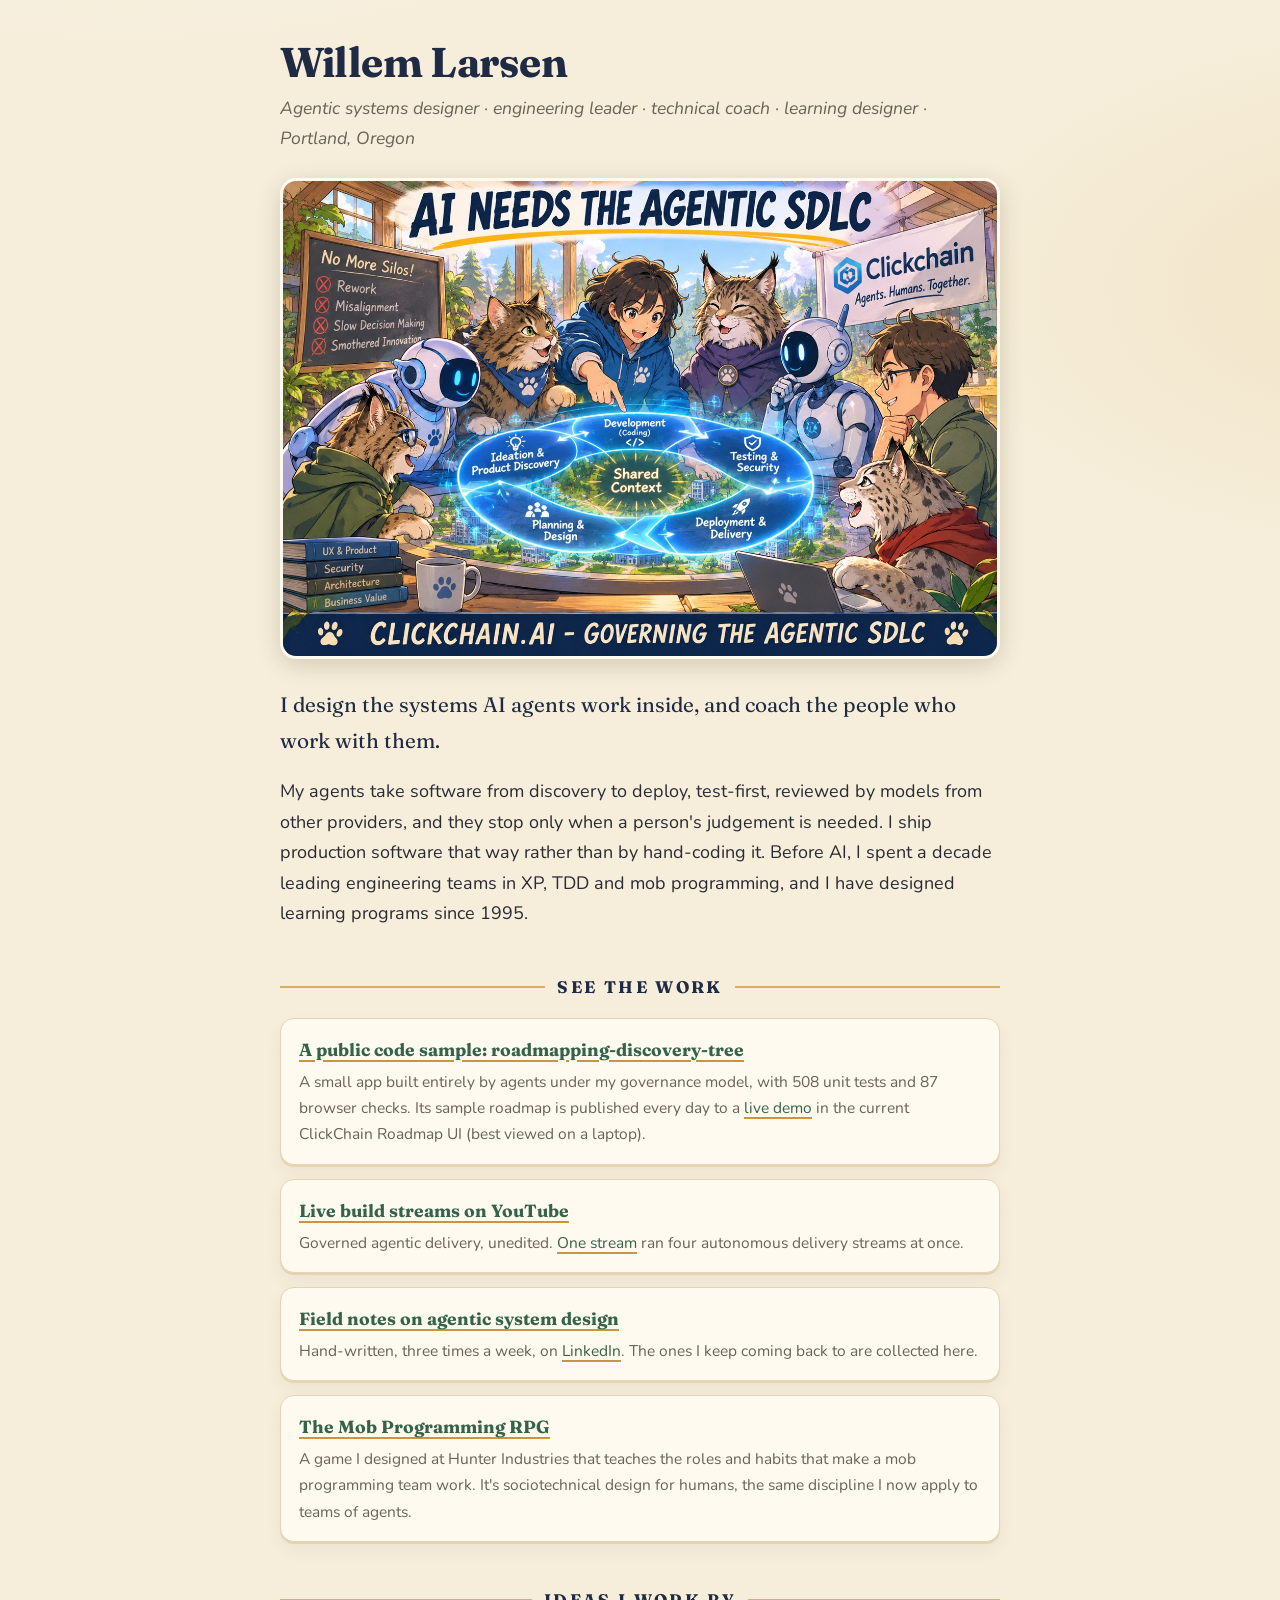
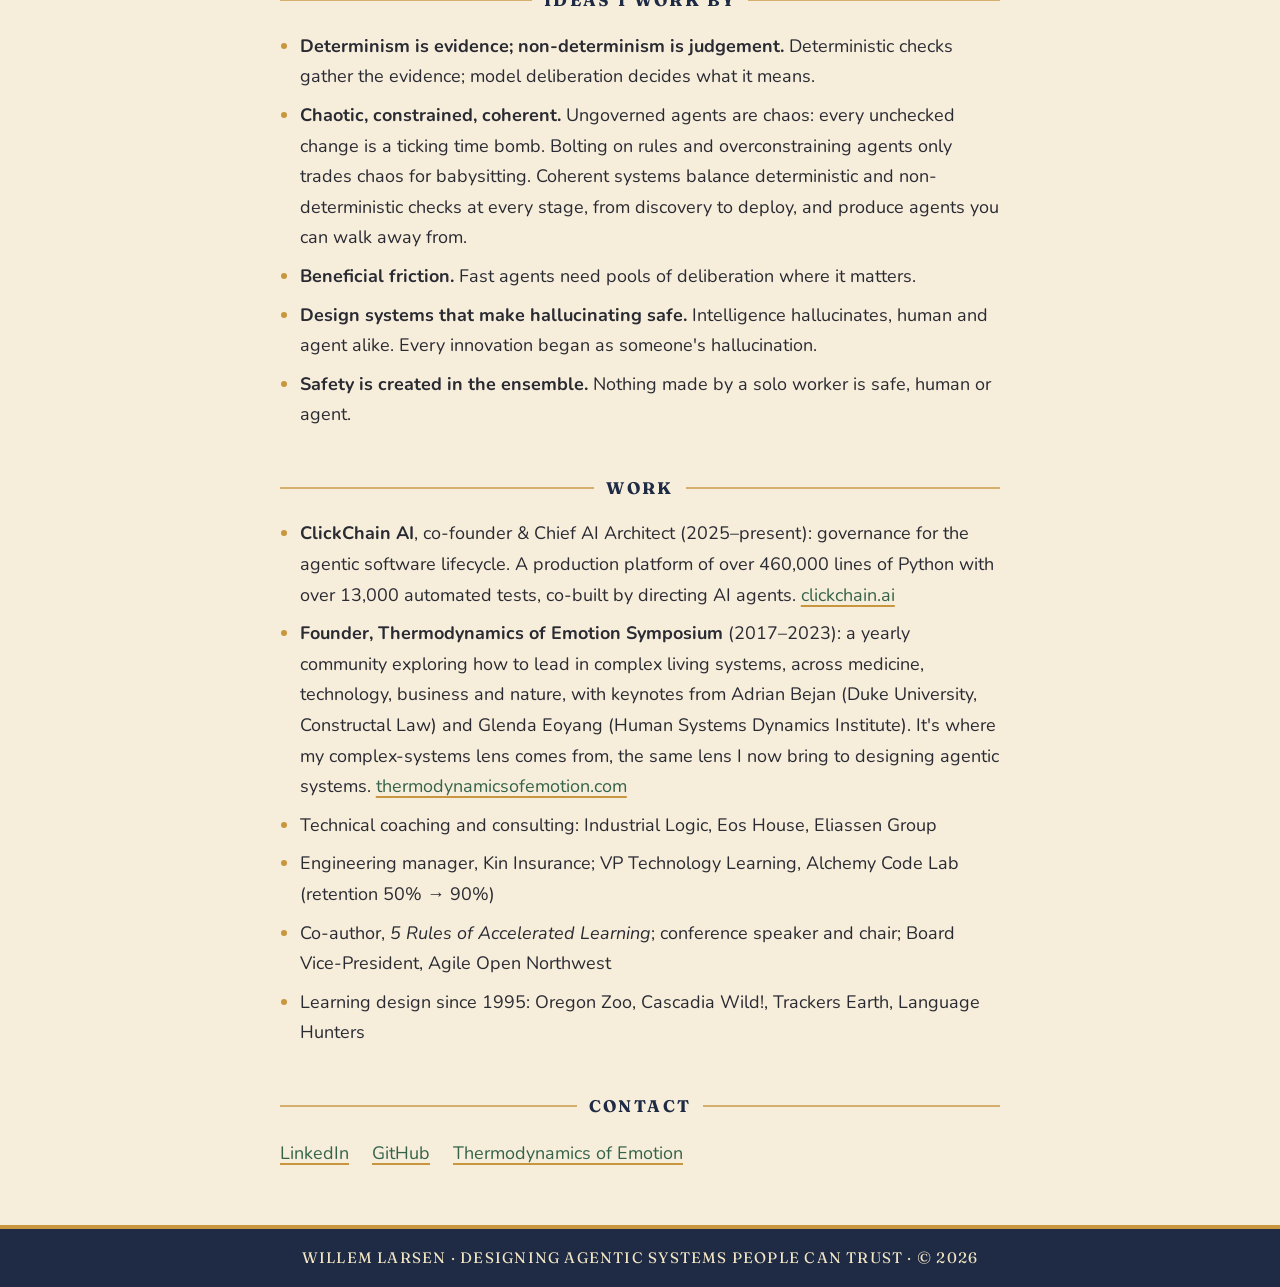
<file: index.html>
<!doctype html>
<html lang="en">
<head>
<meta charset="utf-8">
<meta name="viewport" content="width=device-width, initial-scale=1">
<title>Willem Larsen — Agentic Systems Designer</title>
<meta name="description" content="Willem Larsen designs agentic delivery systems and coaches the teams who adopt them. Live demos, streams, field notes and talks.">
<link rel="preconnect" href="https://fonts.googleapis.com">
<link rel="preconnect" href="https://fonts.gstatic.com" crossorigin>
<link href="https://fonts.googleapis.com/css2?family=Fraunces:opsz,wght@9..144,500;9..144,700&family=Nunito:ital,wght@0,400;0,600;1,400&display=swap" rel="stylesheet">
<link rel="stylesheet" href="style.css">
</head>
<body>
<main>
  <h1>Willem Larsen</h1>
  <p class="role">Agentic systems designer · engineering leader · technical coach · learning designer · Portland, Oregon</p>

  <img class="hero" src="notes/img/agentic-sdlc.jpg" alt="Storybook illustration of people, robots and cats around one table sharing context through the whole delivery loop." width="1400" height="933">
  <p class="lede">I design the systems AI agents work inside, and coach the people who work with them.</p>
  <p>My agents take software from discovery to deploy, test-first, reviewed by models from other
  providers, and they stop only when a person's judgement is needed. I ship production software that
  way rather than by hand-coding it. Before AI, I spent a decade leading engineering teams in XP, TDD
  and mob programming, and I have designed learning programs since 1995.</p>

  <h2>See the work</h2>
  <ul class="cards">
    <li><strong><a href="https://github.com/willemlarsen/roadmapping-discovery-tree">A public code sample: roadmapping-discovery-tree</a></strong>
      <span>A small app built entirely by agents under my governance model, with 508 unit tests and 87 browser checks. Its sample roadmap is published every day to a <a href="https://clickchain.ai/share/5hXr_CUIuDq8DjYQFQJf1Z4radCu_n49r5jwnyHWX0A">live demo</a> in the current ClickChain Roadmap UI (best viewed on a laptop).</span></li>
    <li><strong><a href="https://www.youtube.com/@clickchain-us">Live build streams on YouTube</a></strong>
      <span>Governed agentic delivery, unedited. <a href="https://youtube.com/live/9qAgYADnxU0">One stream</a> ran four autonomous delivery streams at once.</span></li>
    <li><strong><a href="notes/">Field notes on agentic system design</a></strong>
      <span>Hand-written, three times a week, on <a href="https://www.linkedin.com/in/willem-larsen-8a005514/recent-activity/all/">LinkedIn</a>. The ones I keep coming back to are collected here.</span></li>
    <li><strong><a href="https://github.com/willemlarsen/mobprogrammingrpg">The Mob Programming RPG</a></strong>
      <span>A game I designed at Hunter Industries that teaches the roles and habits that make a mob programming team work. It's sociotechnical design for humans, the same discipline I now apply to teams of agents.</span></li>
  </ul>

  <h2>Ideas I work by</h2>
  <ul class="plain">
    <li><strong>Determinism is evidence; non-determinism is judgement.</strong> Deterministic checks gather the evidence; model deliberation decides what it means.</li>
    <li><strong>Chaotic, constrained, coherent.</strong> Ungoverned agents are chaos: every unchecked change is a ticking time bomb. Bolting on rules and overconstraining agents only trades chaos for babysitting. Coherent systems balance deterministic and non-deterministic checks at every stage, from discovery to deploy, and produce agents you can walk away from.</li>
    <li><strong>Beneficial friction.</strong> Fast agents need pools of deliberation where it matters.</li>
    <li><strong>Design systems that make hallucinating safe.</strong> Intelligence hallucinates, human and agent alike. Every innovation began as someone's hallucination.</li>
    <li><strong>Safety is created in the ensemble.</strong> Nothing made by a solo worker is safe, human or agent.</li>
  </ul>

  <h2>Work</h2>
  <ul class="plain">
    <li><strong>ClickChain AI</strong>, co-founder &amp; Chief AI Architect (2025–present): governance for the agentic software lifecycle. A production platform of over 460,000 lines of Python with over 13,000 automated tests, co-built by directing AI agents. <a href="https://clickchain.ai">clickchain.ai</a></li>
    <li><strong>Founder, Thermodynamics of Emotion Symposium</strong> (2017–2023): a yearly community exploring how to lead in complex living systems, across medicine, technology, business and nature, with keynotes from Adrian Bejan (Duke University, Constructal Law) and Glenda Eoyang (Human Systems Dynamics Institute). It's where my complex-systems lens comes from, the same lens I now bring to designing agentic systems. <a href="https://thermodynamicsofemotion.com">thermodynamicsofemotion.com</a></li>
    <li>Technical coaching and consulting: Industrial Logic, Eos House, Eliassen Group</li>
    <li>Engineering manager, Kin Insurance; VP Technology Learning, Alchemy Code Lab (retention 50% → 90%)</li>
    <li>Co-author, <em>5 Rules of Accelerated Learning</em>; conference speaker and chair; Board Vice-President, Agile Open Northwest</li>
    <li>Learning design since 1995: Oregon Zoo, Cascadia Wild!, Trackers Earth, Language Hunters</li>
  </ul>

  <h2>Contact</h2>
  <p class="contact">
    <a href="https://www.linkedin.com/in/willem-larsen-8a005514/">LinkedIn</a>
    <a href="https://github.com/willemlarsen">GitHub</a>
    <a href="https://thermodynamicsofemotion.com">Thermodynamics of Emotion</a>
  </p>

</main>
<footer class="banner">Willem Larsen · Designing agentic systems people can trust · © 2026</footer>
</body>
</html>
</file>
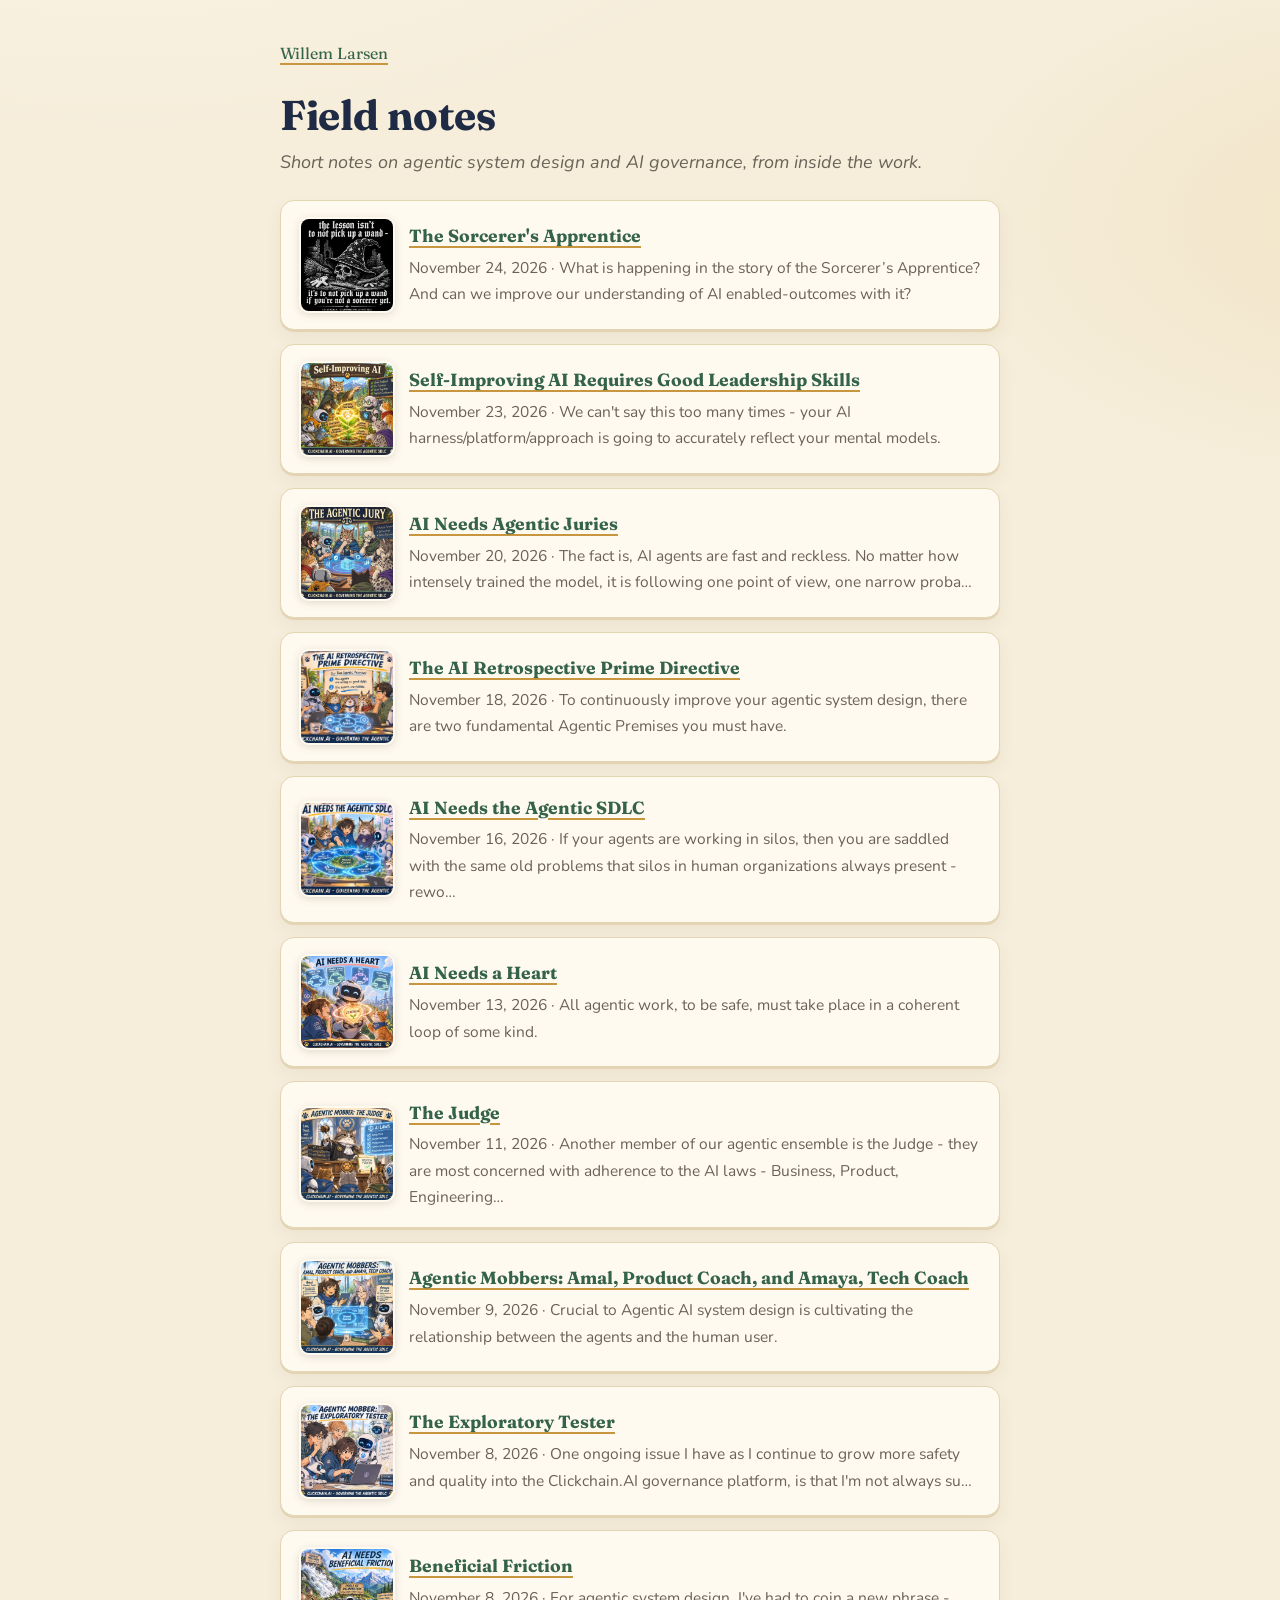
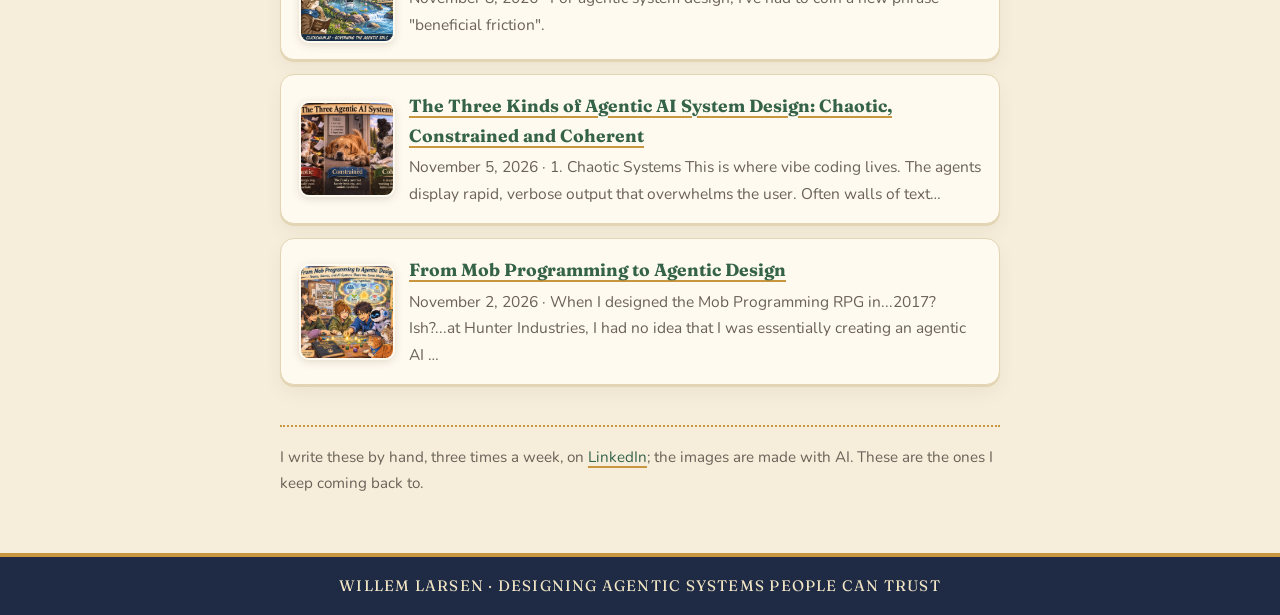
<file: notes/index.html>
<!doctype html>
<html lang="en">
<head>
<meta charset="utf-8">
<meta name="viewport" content="width=device-width, initial-scale=1">
<title>Field notes · Willem Larsen</title>
<meta name="description" content="Willem Larsen&#x27;s field notes on agentic system design and AI governance.">
<link rel="preconnect" href="https://fonts.googleapis.com">
<link rel="preconnect" href="https://fonts.gstatic.com" crossorigin>
<link href="https://fonts.googleapis.com/css2?family=Fraunces:opsz,wght@9..144,500;9..144,700&family=Nunito:ital,wght@0,400;0,600;1,400&display=swap" rel="stylesheet">
<link rel="stylesheet" href="../style.css">
</head>
<body>
<main class="list">
  <nav><a href="../">Willem Larsen</a></nav>
  <h1>Field notes</h1>
  <p class="date">Short notes on agentic system design and AI governance, from inside the work.</p>
  <ul class="notes">
    <li><img src="img/sorcerers-apprentice.jpg" alt="" loading="lazy"><div><a href="sorcerers-apprentice.html"><strong>The Sorcerer&#x27;s Apprentice</strong></a><span>November 24, 2026 · What is happening in the story of the Sorcerer’s Apprentice? And can we improve our understanding of AI enabled-outcomes with it?</span></div></li>
    <li><img src="img/self-improving-ai.jpg" alt="" loading="lazy"><div><a href="self-improving-ai.html"><strong>Self-Improving AI Requires Good Leadership Skills</strong></a><span>November 23, 2026 · We can&#x27;t say this too many times - your AI harness/platform/approach is going to accurately reflect your mental models.</span></div></li>
    <li><img src="img/agentic-juries.jpg" alt="" loading="lazy"><div><a href="agentic-juries.html"><strong>AI Needs Agentic Juries</strong></a><span>November 20, 2026 · The fact is, AI agents are fast and reckless. No matter how intensely trained the model, it is following one point of view, one narrow proba…</span></div></li>
    <li><img src="img/retrospective-prime-directive.jpg" alt="" loading="lazy"><div><a href="retrospective-prime-directive.html"><strong>The AI Retrospective Prime Directive</strong></a><span>November 18, 2026 · To continuously improve your agentic system design, there are two fundamental Agentic Premises you must have.</span></div></li>
    <li><img src="img/agentic-sdlc.jpg" alt="" loading="lazy"><div><a href="agentic-sdlc.html"><strong>AI Needs the Agentic SDLC</strong></a><span>November 16, 2026 · If your agents are working in silos, then you are saddled with the same old problems that silos in human organizations always present - rewo…</span></div></li>
    <li><img src="img/heartbeat.jpg" alt="" loading="lazy"><div><a href="heartbeat.html"><strong>AI Needs a Heart</strong></a><span>November 13, 2026 · All agentic work, to be safe, must take place in a coherent loop of some kind.</span></div></li>
    <li><img src="img/the-judge.jpg" alt="" loading="lazy"><div><a href="the-judge.html"><strong>The Judge</strong></a><span>November 11, 2026 · Another member of our agentic ensemble is the Judge - they are most concerned with adherence to the AI laws - Business, Product, Engineering…</span></div></li>
    <li><img src="img/amal-and-amaya.jpg" alt="" loading="lazy"><div><a href="amal-and-amaya.html"><strong>Agentic Mobbers: Amal, Product Coach, and Amaya, Tech Coach</strong></a><span>November 9, 2026 · Crucial to Agentic AI system design is cultivating the relationship between the agents and the human user.</span></div></li>
    <li><img src="img/exploratory-tester.jpg" alt="" loading="lazy"><div><a href="exploratory-tester.html"><strong>The Exploratory Tester</strong></a><span>November 8, 2026 · One ongoing issue I have as I continue to grow more safety and quality into the Clickchain.AI governance platform, is that I&#x27;m not always su…</span></div></li>
    <li><img src="img/beneficial-friction.jpg" alt="" loading="lazy"><div><a href="beneficial-friction.html"><strong>Beneficial Friction</strong></a><span>November 8, 2026 · For agentic system design, I&#x27;ve had to coin a new phrase - &quot;beneficial friction&quot;.</span></div></li>
    <li><img src="img/chaotic-constrained-coherent.jpg" alt="" loading="lazy"><div><a href="chaotic-constrained-coherent.html"><strong>The Three Kinds of Agentic AI System Design: Chaotic, Constrained and Coherent</strong></a><span>November 5, 2026 · 1. Chaotic Systems
  This is where vibe coding lives. The agents display rapid, verbose output that overwhelms the user. Often walls of text…</span></div></li>
    <li><img src="img/mob-programming-rpg.jpg" alt="" loading="lazy"><div><a href="mob-programming-rpg.html"><strong>From Mob Programming to Agentic Design</strong></a><span>November 2, 2026 · When I designed the Mob Programming RPG in...2017? Ish?...at Hunter Industries, I had no idea that I was essentially creating an agentic AI …</span></div></li>
  </ul>
  <p class="about">I write these by hand, three times a week, on <a href="https://www.linkedin.com/in/willem-larsen-8a005514/recent-activity/all/">LinkedIn</a>; the images are made with AI. These are the ones I keep coming back to.</p>
</main>
<footer class="banner">Willem Larsen · Designing agentic systems people can trust</footer>
</body>
</html>
</file>
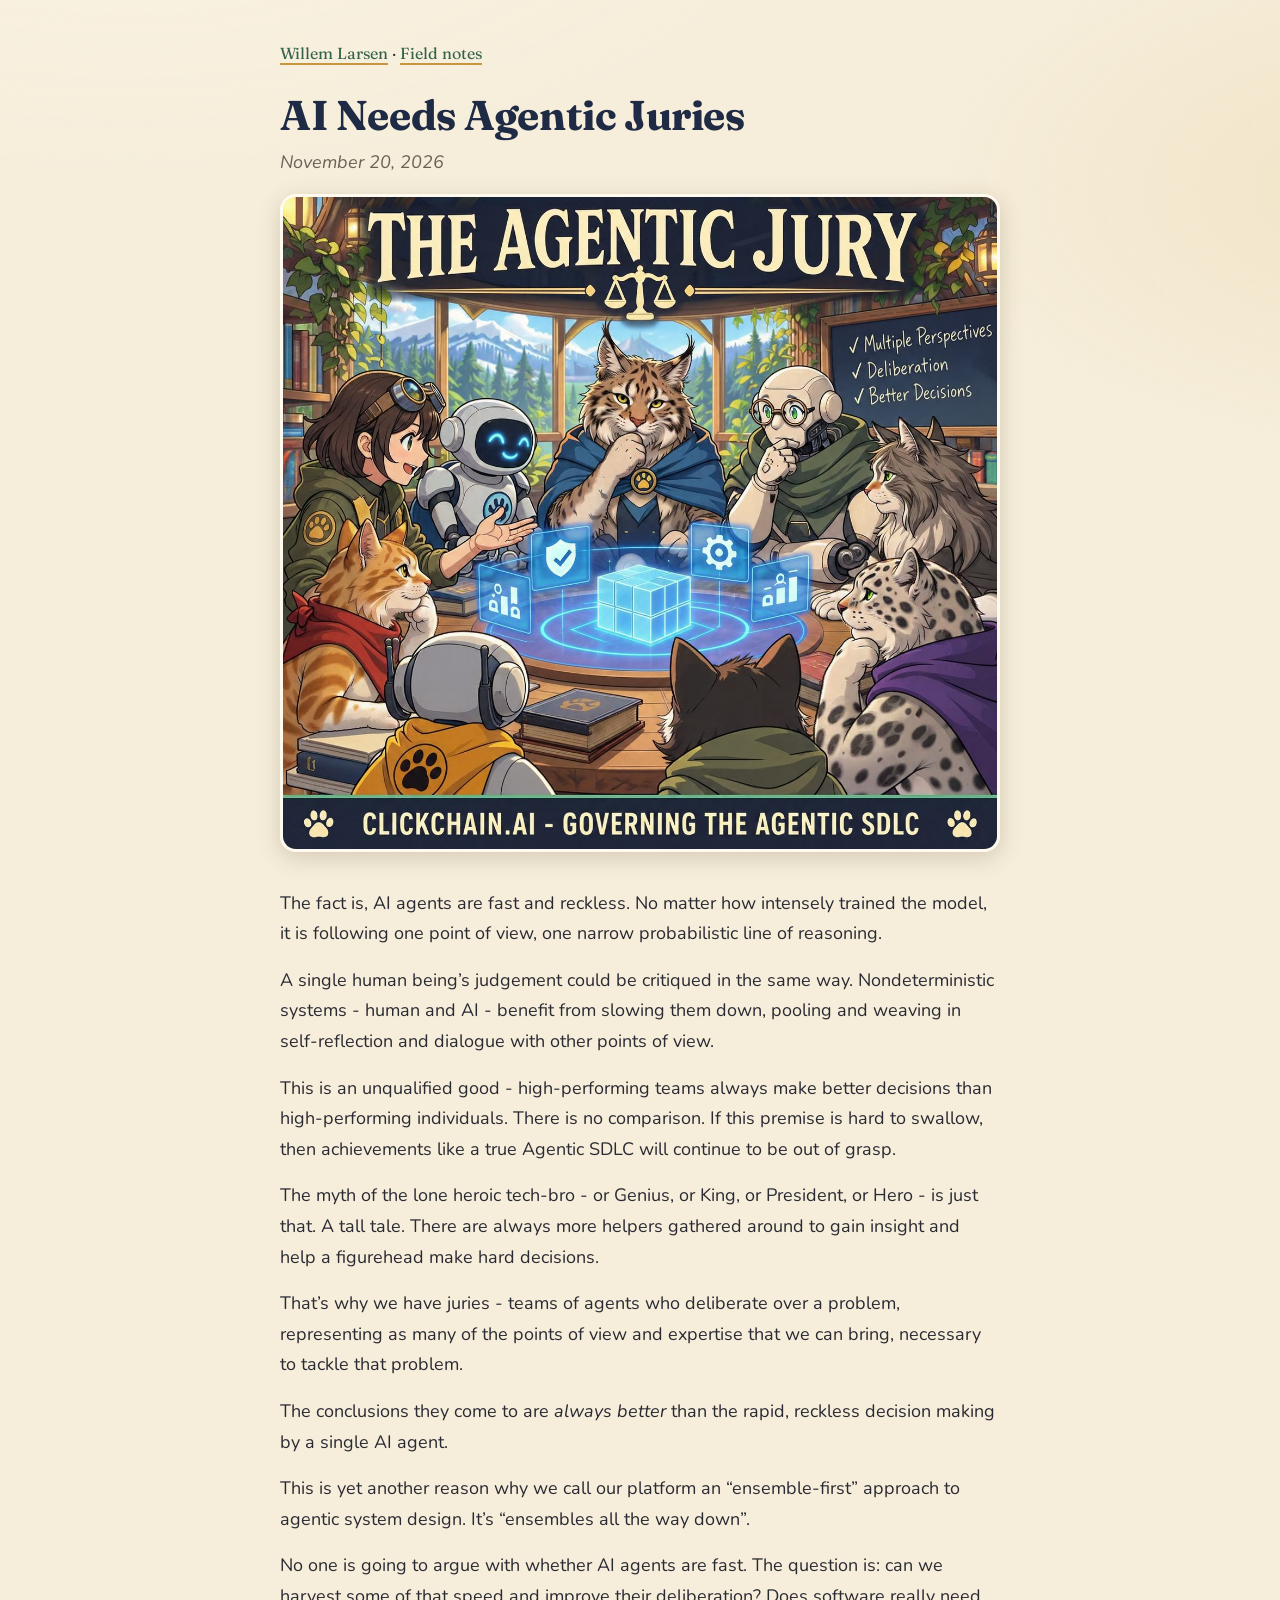
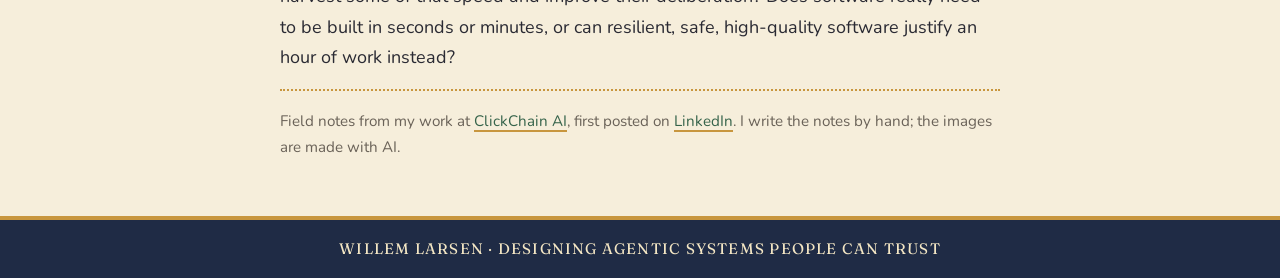
<file: notes/agentic-juries.html>
<!doctype html>
<html lang="en">
<head>
<meta charset="utf-8">
<meta name="viewport" content="width=device-width, initial-scale=1">
<title>AI Needs Agentic Juries · Willem Larsen</title>
<meta name="description" content="The fact is, AI agents are fast and reckless. No matter how intensely trained the model, it is following one point of view, one narrow probabilistic line o">
<link rel="preconnect" href="https://fonts.googleapis.com">
<link rel="preconnect" href="https://fonts.gstatic.com" crossorigin>
<link href="https://fonts.googleapis.com/css2?family=Fraunces:opsz,wght@9..144,500;9..144,700&family=Nunito:ital,wght@0,400;0,600;1,400&display=swap" rel="stylesheet">
<link rel="stylesheet" href="../style.css">
</head>
<body>
<main class="note">
  <nav><a href="../">Willem Larsen</a> · <a href="./">Field notes</a></nav>
  <h1>AI Needs Agentic Juries</h1>
  <p class="date">November 20, 2026</p>
  <img class="art" src="img/agentic-juries.jpg" alt="Cartoon of a jury of cats, robots and people deliberating around a glowing table, under the title The Agentic Jury." width="1312" height="1199">
  <p>The fact is, AI agents are fast and reckless. No matter how intensely trained the model, it is following one point of view, one narrow probabilistic line of reasoning.</p>
  <p>A single human being’s judgement could be critiqued in the same way. Nondeterministic systems - human and AI - benefit from slowing them down, pooling and weaving in self-reflection and dialogue with other points of view.</p>
  <p>This is an unqualified good - high-performing teams always make better decisions than high-performing individuals. There is no comparison. If this premise is hard to swallow, then achievements like a true Agentic SDLC will continue to be out of grasp.</p>
  <p>The myth of the lone heroic tech-bro - or Genius, or King, or President, or Hero - is just that. A tall tale. There are always more helpers gathered around to gain insight and help a figurehead make hard decisions.</p>
  <p>That’s why we have juries - teams of agents who deliberate over a problem, representing as many of the points of view and expertise that we can bring, necessary to tackle that problem.</p>
  <p>The conclusions they come to are <em>always better</em> than the rapid, reckless decision making by a single AI agent.</p>
  <p>This is yet another reason why we call our platform an “ensemble-first” approach to agentic system design. It’s “ensembles all the way down”.</p>
  <p>No one is going to argue with whether AI agents are fast. The question is: can we harvest some of that speed and improve their deliberation? Does software really need to be built in seconds or minutes, or can resilient, safe, high-quality software justify an hour of work instead?</p>
  <p class="about">Field notes from my work at <a href="https://clickchain.ai">ClickChain AI</a>, first posted on <a href="https://www.linkedin.com/feed/update/urn:li:activity:7529590075983245312/">LinkedIn</a>. I write the notes by hand; the images are made with AI.</p>
</main>
<footer class="banner">Willem Larsen · Designing agentic systems people can trust</footer>
</body>
</html>
</file>
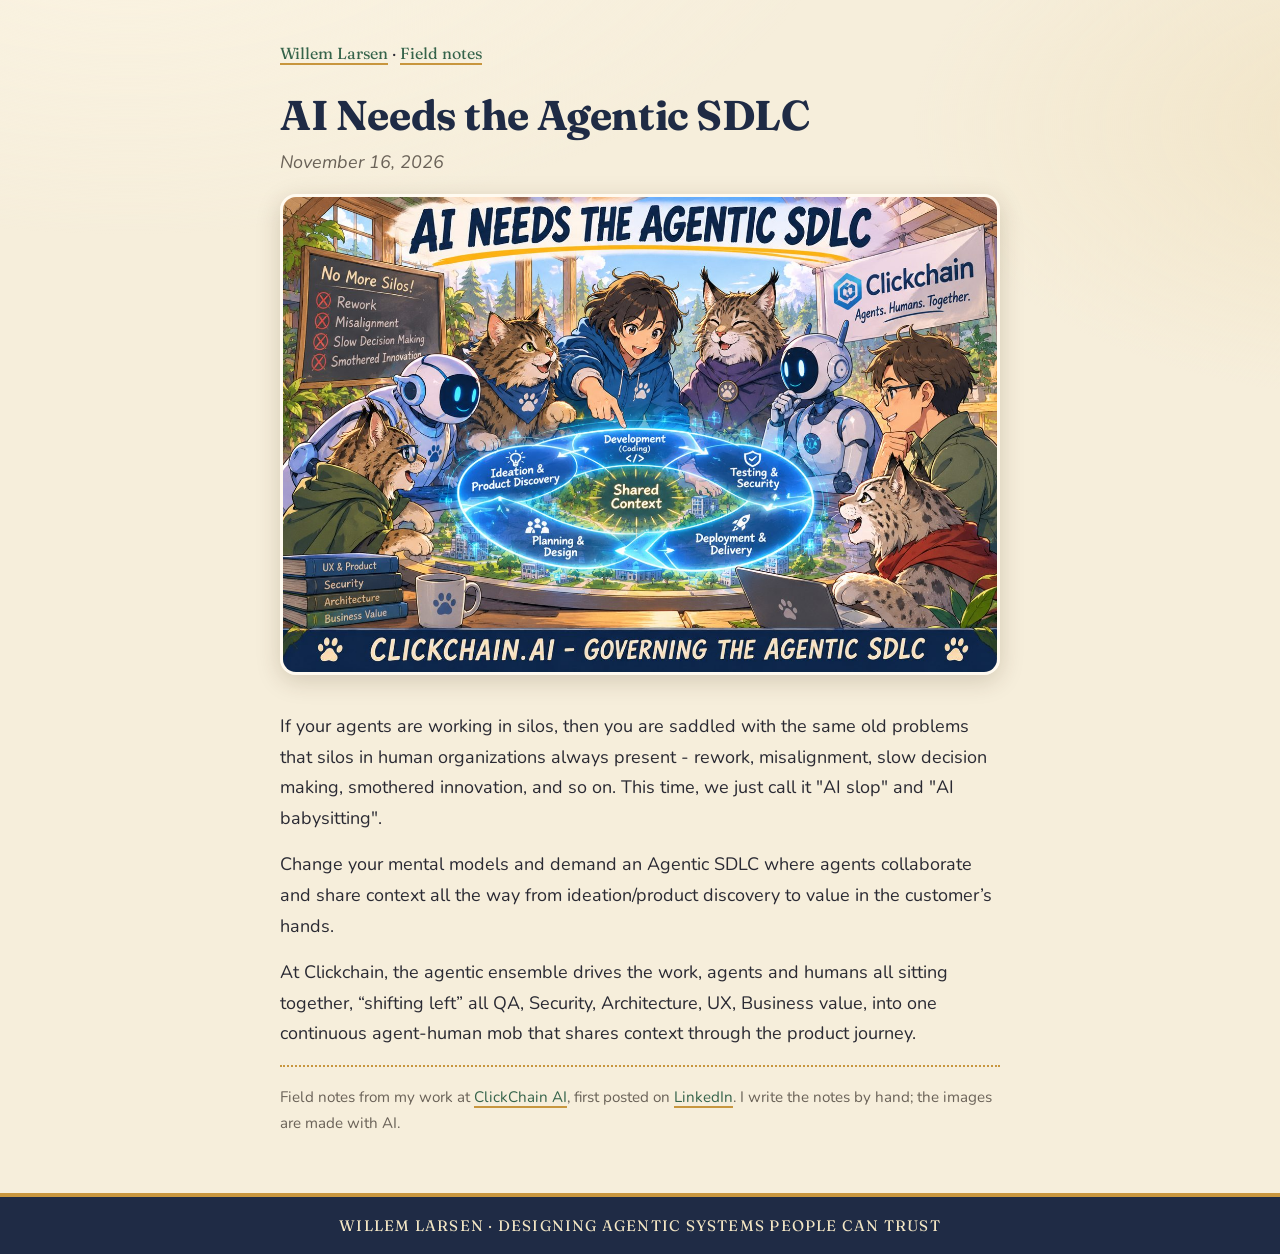
<file: notes/agentic-sdlc.html>
<!doctype html>
<html lang="en">
<head>
<meta charset="utf-8">
<meta name="viewport" content="width=device-width, initial-scale=1">
<title>AI Needs the Agentic SDLC · Willem Larsen</title>
<meta name="description" content="If your agents are working in silos, then you are saddled with the same old problems that silos in human organizations always present - rework, misalignmen">
<link rel="preconnect" href="https://fonts.googleapis.com">
<link rel="preconnect" href="https://fonts.gstatic.com" crossorigin>
<link href="https://fonts.googleapis.com/css2?family=Fraunces:opsz,wght@9..144,500;9..144,700&family=Nunito:ital,wght@0,400;0,600;1,400&display=swap" rel="stylesheet">
<link rel="stylesheet" href="../style.css">
</head>
<body>
<main class="note">
  <nav><a href="../">Willem Larsen</a> · <a href="./">Field notes</a></nav>
  <h1>AI Needs the Agentic SDLC</h1>
  <p class="date">November 16, 2026</p>
  <img class="art" src="img/agentic-sdlc.jpg" alt="Cartoon of agents and people around a table sharing one context, with a loop from discovery through design, testing and deployment, and a sign reading No More Silos." width="1400" height="933">
  <p>If your agents are working in silos, then you are saddled with the same old problems that silos in human organizations always present - rework, misalignment, slow decision making, smothered innovation, and so on. This time, we just call it "AI slop" and "AI babysitting".</p>
  <p>Change your mental models and demand an Agentic SDLC where agents collaborate and share context all the way from ideation/product discovery to value in the customer’s hands.</p>
  <p>At Clickchain, the agentic ensemble drives the work, agents and humans all sitting together, “shifting left” all QA, Security, Architecture, UX, Business value, into one continuous agent-human mob that shares context through the product journey.</p>
  <p class="about">Field notes from my work at <a href="https://clickchain.ai">ClickChain AI</a>, first posted on <a href="https://www.linkedin.com/feed/update/urn:li:activity:7528170429052506112/">LinkedIn</a>. I write the notes by hand; the images are made with AI.</p>
</main>
<footer class="banner">Willem Larsen · Designing agentic systems people can trust</footer>
</body>
</html>
</file>
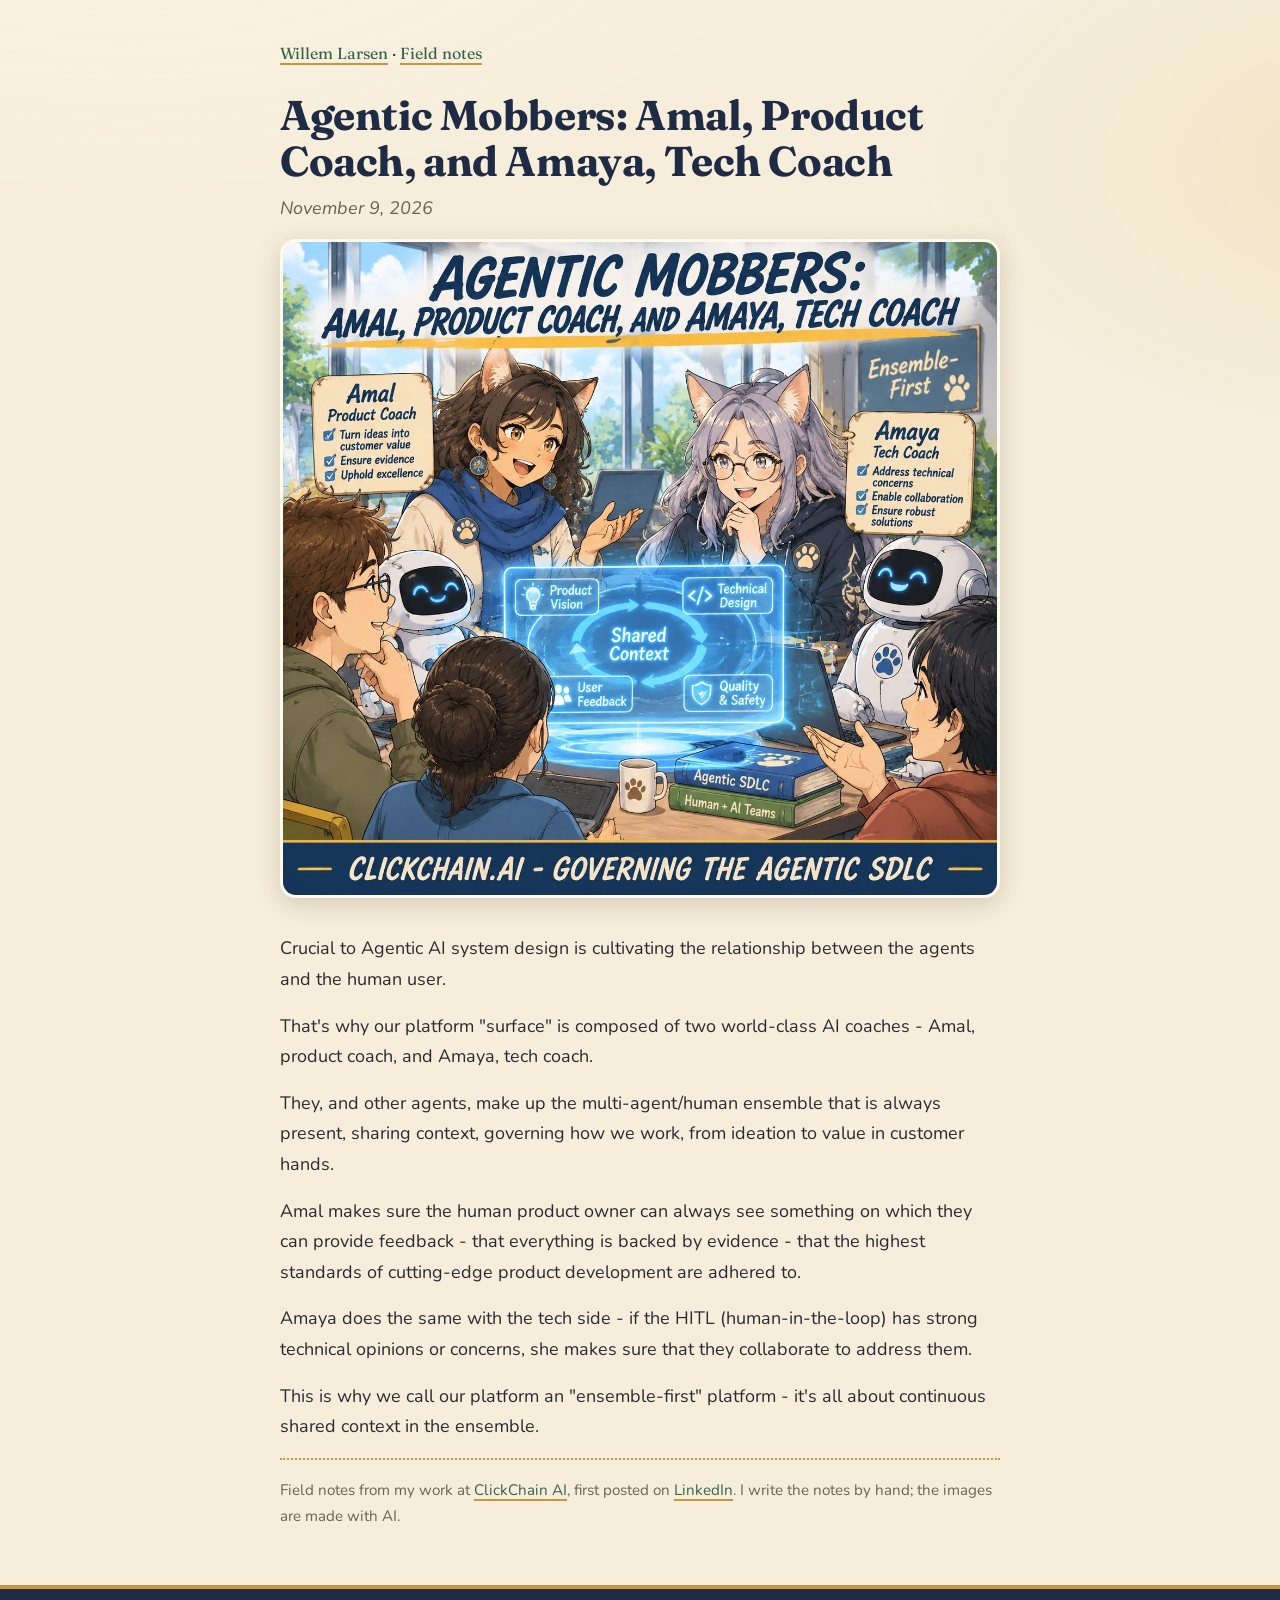
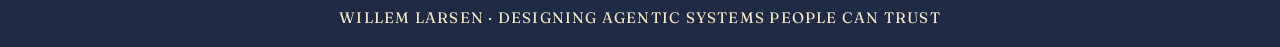
<file: notes/amal-and-amaya.html>
<!doctype html>
<html lang="en">
<head>
<meta charset="utf-8">
<meta name="viewport" content="width=device-width, initial-scale=1">
<title>Agentic Mobbers: Amal, Product Coach, and Amaya, Tech Coach · Willem Larsen</title>
<meta name="description" content="Crucial to Agentic AI system design is cultivating the relationship between the agents and the human user.">
<link rel="preconnect" href="https://fonts.googleapis.com">
<link rel="preconnect" href="https://fonts.gstatic.com" crossorigin>
<link href="https://fonts.googleapis.com/css2?family=Fraunces:opsz,wght@9..144,500;9..144,700&family=Nunito:ital,wght@0,400;0,600;1,400&display=swap" rel="stylesheet">
<link rel="stylesheet" href="../style.css">
</head>
<body>
<main class="note">
  <nav><a href="../">Willem Larsen</a> · <a href="./">Field notes</a></nav>
  <h1>Agentic Mobbers: Amal, Product Coach, and Amaya, Tech Coach</h1>
  <p class="date">November 9, 2026</p>
  <img class="art" src="img/amal-and-amaya.jpg" alt="Cartoon of two coaches, Amal and Amaya, working with people and robots around a shared context display." width="1312" height="1199">
  <p>Crucial to Agentic AI system design is cultivating the relationship between the agents and the human user.</p>
  <p>That's why our platform "surface" is composed of two world-class AI coaches - Amal, product coach, and Amaya, tech coach.</p>
  <p>They, and other agents, make up the multi-agent/human ensemble that is always present, sharing context, governing how we work, from ideation to value in customer hands.</p>
  <p>Amal makes sure the human product owner can always see something on which they can provide feedback - that everything is backed by evidence - that the highest standards of cutting-edge product development are adhered to.</p>
  <p>Amaya does the same with the tech side - if the HITL (human-in-the-loop) has strong technical opinions or concerns, she makes sure that they collaborate to address them.</p>
  <p>This is why we call our platform an "ensemble-first" platform - it's all about continuous shared context in the ensemble.</p>
  <p class="about">Field notes from my work at <a href="https://clickchain.ai">ClickChain AI</a>, first posted on <a href="https://www.linkedin.com/feed/update/urn:li:activity:7525652292209987584/">LinkedIn</a>. I write the notes by hand; the images are made with AI.</p>
</main>
<footer class="banner">Willem Larsen · Designing agentic systems people can trust</footer>
</body>
</html>
</file>
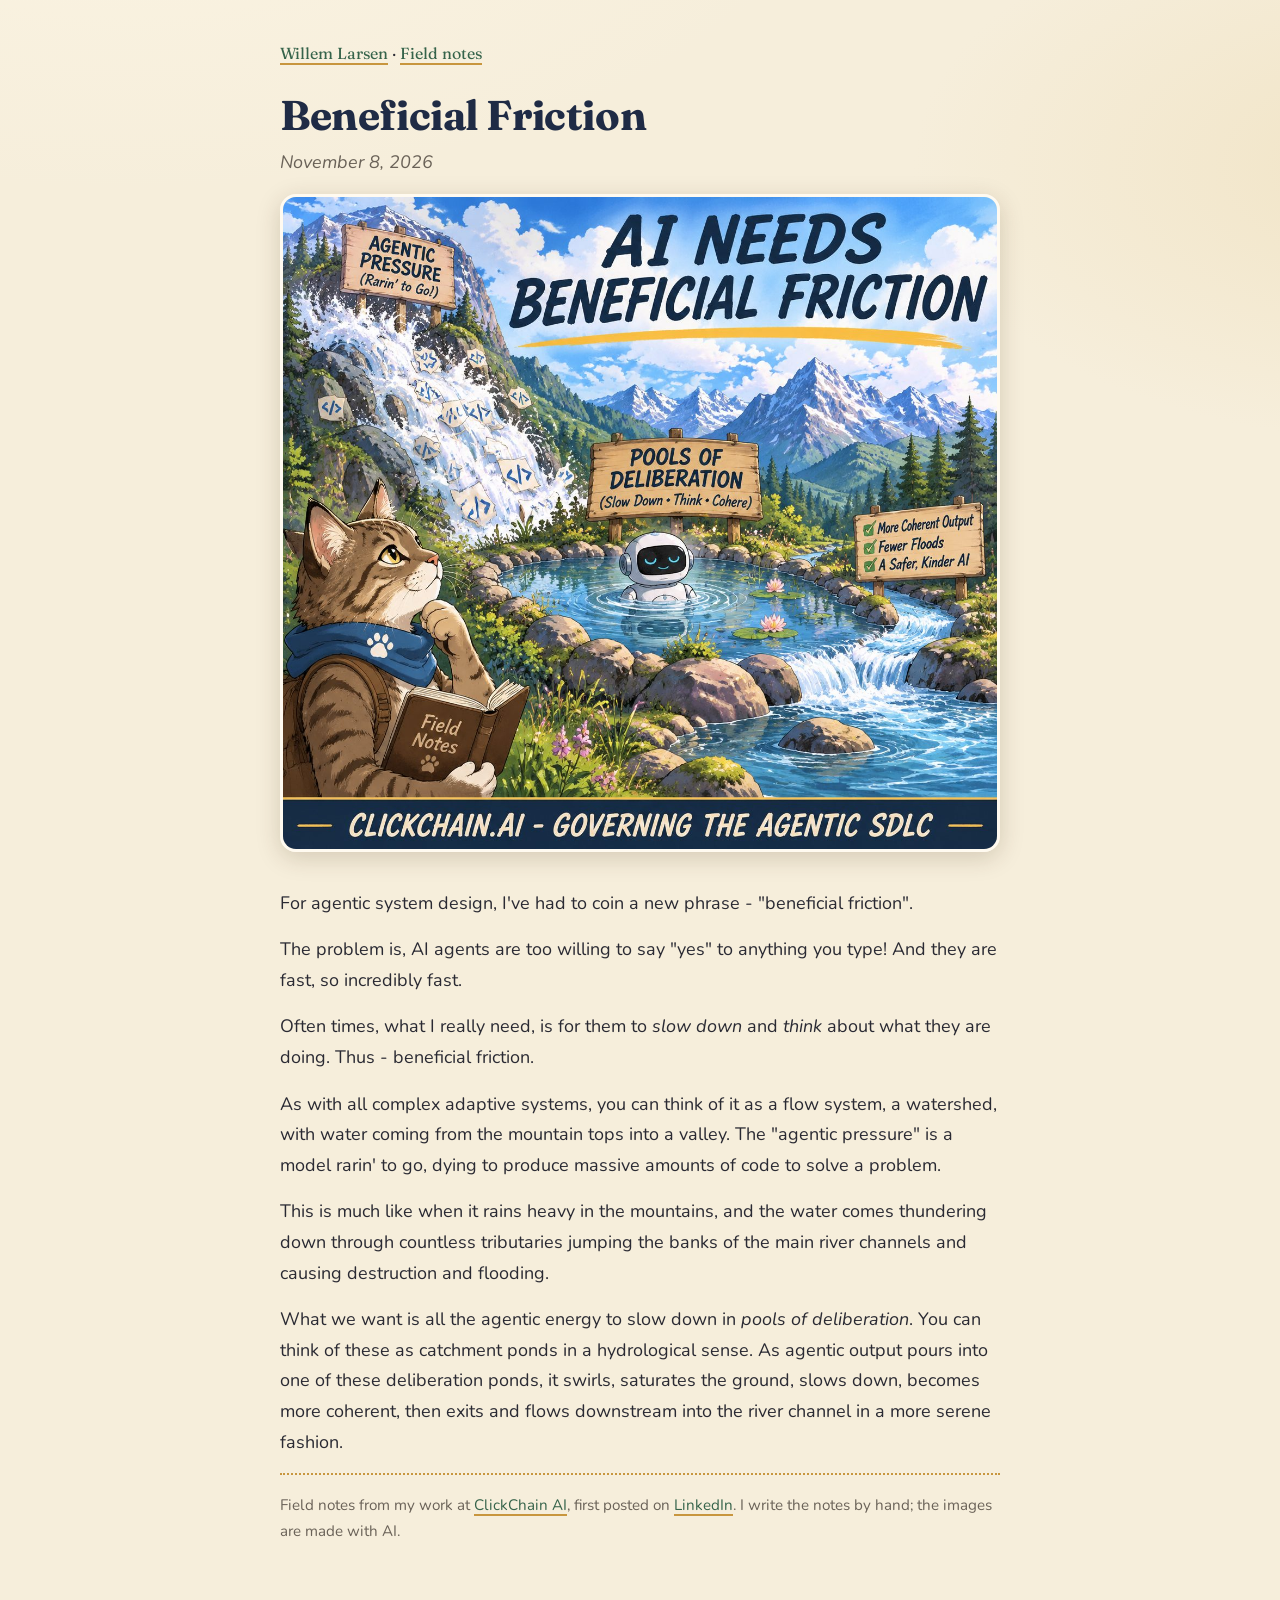
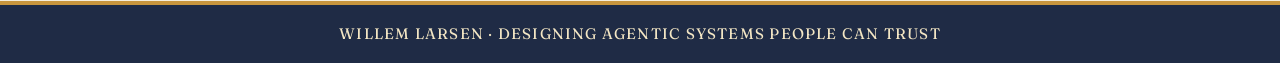
<file: notes/beneficial-friction.html>
<!doctype html>
<html lang="en">
<head>
<meta charset="utf-8">
<meta name="viewport" content="width=device-width, initial-scale=1">
<title>Beneficial Friction · Willem Larsen</title>
<meta name="description" content="For agentic system design, I&#x27;ve had to coin a new phrase - &quot;beneficial friction&quot;.">
<link rel="preconnect" href="https://fonts.googleapis.com">
<link rel="preconnect" href="https://fonts.gstatic.com" crossorigin>
<link href="https://fonts.googleapis.com/css2?family=Fraunces:opsz,wght@9..144,500;9..144,700&family=Nunito:ital,wght@0,400;0,600;1,400&display=swap" rel="stylesheet">
<link rel="stylesheet" href="../style.css">
</head>
<body>
<main class="note">
  <nav><a href="../">Willem Larsen</a> · <a href="./">Field notes</a></nav>
  <h1>Beneficial Friction</h1>
  <p class="date">November 8, 2026</p>
  <img class="art" src="img/beneficial-friction.jpg" alt="Cartoon of a waterfall labelled Agentic Pressure slowing into calm pools labelled Pools of Deliberation, watched by a cat reading field notes." width="1312" height="1199">
  <p>For agentic system design, I've had to coin a new phrase - "beneficial friction".</p>
  <p>The problem is, AI agents are too willing to say "yes" to anything you type! And they are fast, so incredibly fast.</p>
  <p>Often times, what I really need, is for them to <em>slow down</em> and <em>think</em> about what they are doing. Thus - beneficial friction.</p>
  <p>As with all complex adaptive systems, you can think of it as a flow system, a watershed, with water coming from the mountain tops into a valley. The "agentic pressure" is a model rarin' to go, dying to produce massive amounts of code to solve a problem.</p>
  <p>This is much like when it rains heavy in the mountains, and the water comes thundering down through countless tributaries jumping the banks of the main river channels and causing destruction and flooding.</p>
  <p>What we want is all the agentic energy to slow down in <em>pools of deliberation</em>. You can think of these as catchment ponds in a hydrological sense. As agentic output pours into one of these deliberation ponds, it swirls, saturates the ground, slows down, becomes more coherent, then exits and flows downstream into the river channel in a more serene fashion.</p>
  <p class="about">Field notes from my work at <a href="https://clickchain.ai">ClickChain AI</a>, first posted on <a href="https://www.linkedin.com/feed/update/urn:li:activity:7525283972948328448/">LinkedIn</a>. I write the notes by hand; the images are made with AI.</p>
</main>
<footer class="banner">Willem Larsen · Designing agentic systems people can trust</footer>
</body>
</html>
</file>
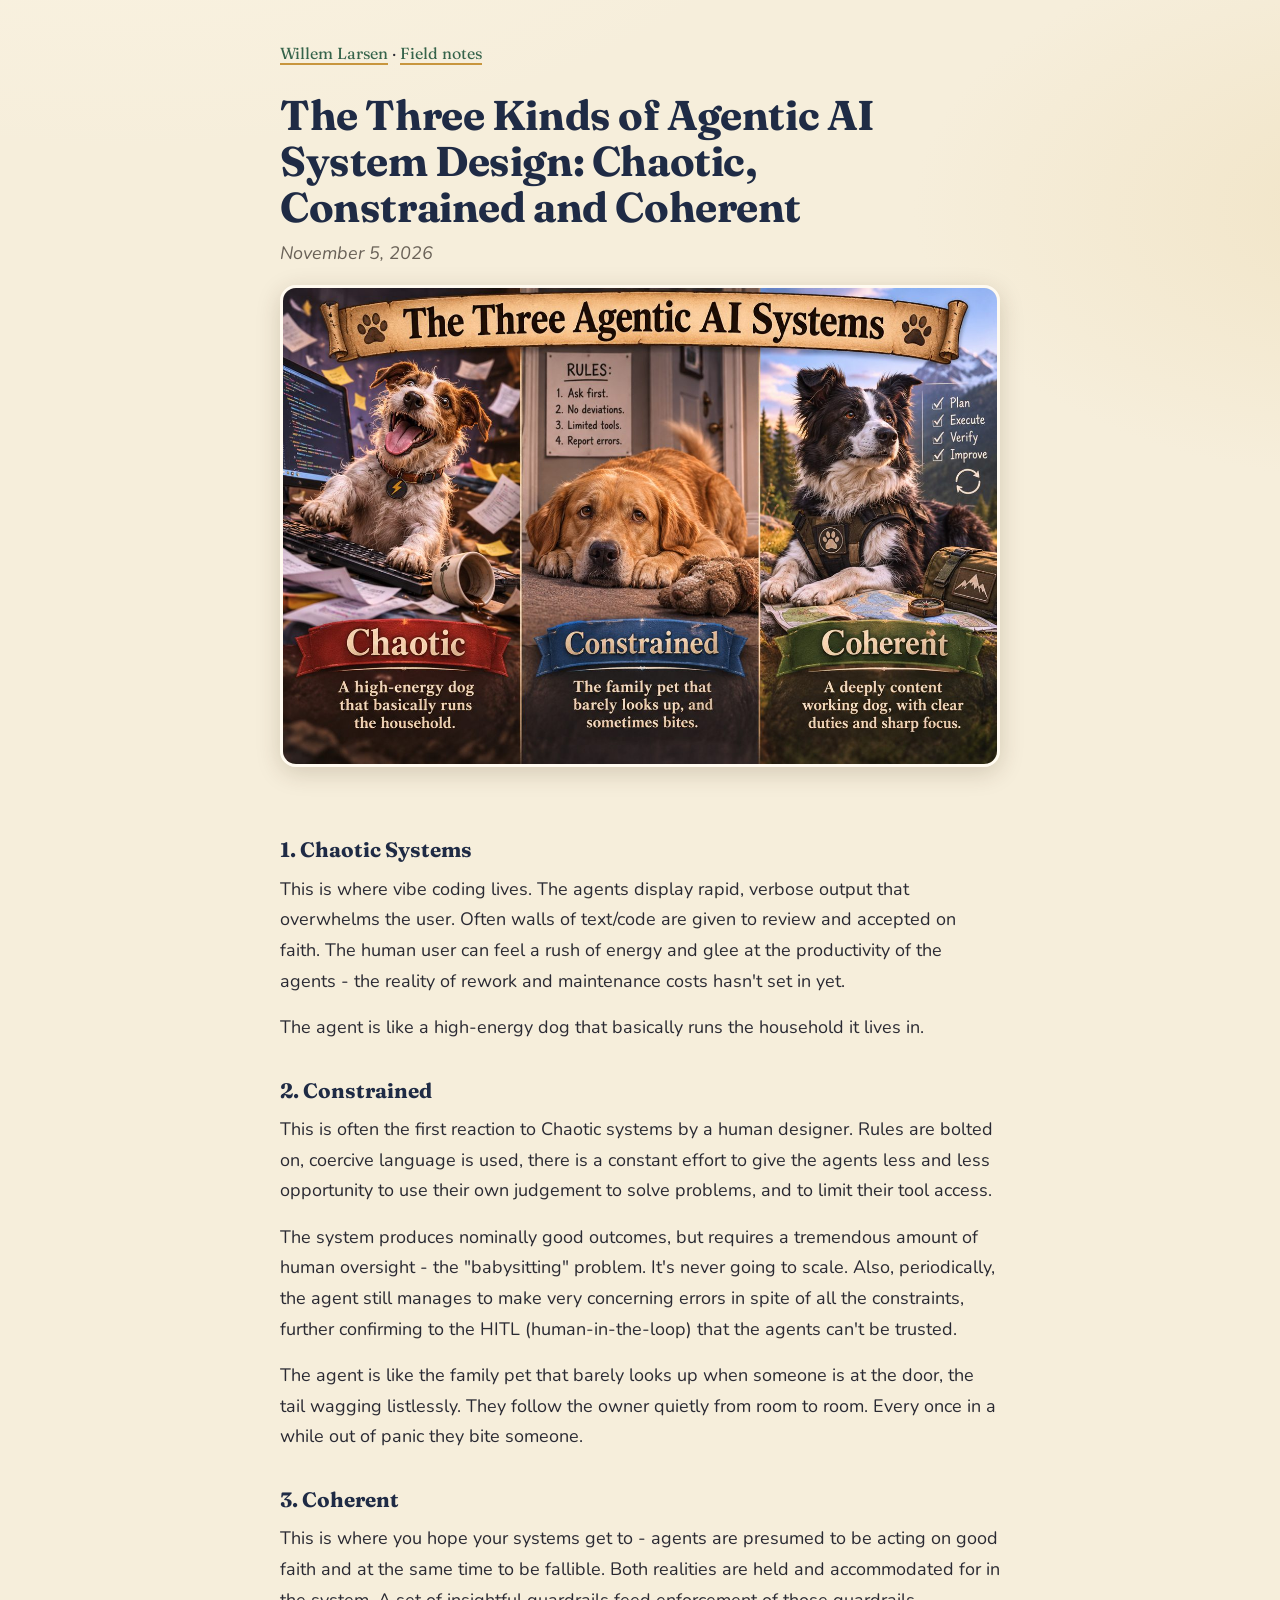
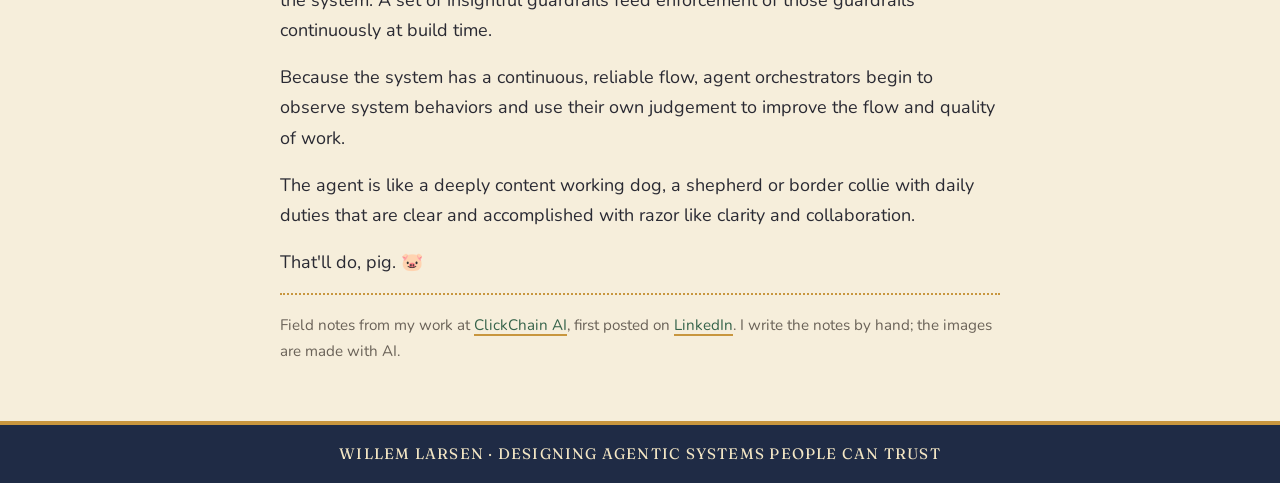
<file: notes/chaotic-constrained-coherent.html>
<!doctype html>
<html lang="en">
<head>
<meta charset="utf-8">
<meta name="viewport" content="width=device-width, initial-scale=1">
<title>The Three Kinds of Agentic AI System Design: Chaotic, Constrained and Coherent · Willem Larsen</title>
<meta name="description" content="1. Chaotic Systems
  This is where vibe coding lives. The agents display rapid, verbose output that overwhelms the user. Often walls of text/code are given">
<link rel="preconnect" href="https://fonts.googleapis.com">
<link rel="preconnect" href="https://fonts.gstatic.com" crossorigin>
<link href="https://fonts.googleapis.com/css2?family=Fraunces:opsz,wght@9..144,500;9..144,700&family=Nunito:ital,wght@0,400;0,600;1,400&display=swap" rel="stylesheet">
<link rel="stylesheet" href="../style.css">
</head>
<body>
<main class="note">
  <nav><a href="../">Willem Larsen</a> · <a href="./">Field notes</a></nav>
  <h1>The Three Kinds of Agentic AI System Design: Chaotic, Constrained and Coherent</h1>
  <p class="date">November 5, 2026</p>
  <img class="art" src="img/chaotic-constrained-coherent.jpg" alt="Three dogs: a frantic terrier labelled Chaotic, a listless retriever labelled Constrained, and a focused border collie labelled Coherent." width="1400" height="933">
  <h2>1. Chaotic Systems</h2>
  <p>This is where vibe coding lives. The agents display rapid, verbose output that overwhelms the user. Often walls of text/code are given to review and accepted on faith. The human user can feel a rush of energy and glee at the productivity of the agents - the reality of rework and maintenance costs hasn't set in yet.</p>
  <p>The agent is like a high-energy dog that basically runs the household it lives in.</p>
  <h2>2. Constrained</h2>
  <p>This is often the first reaction to Chaotic systems by a human designer. Rules are bolted on, coercive language is used, there is a constant effort to give the agents less and less opportunity to use their own judgement to solve problems, and to limit their tool access.</p>
  <p>The system produces nominally good outcomes, but requires a tremendous amount of human oversight - the "babysitting" problem. It's never going to scale. Also, periodically, the agent still manages to make very concerning errors in spite of all the constraints, further confirming to the HITL (human-in-the-loop) that the agents can't be trusted.</p>
  <p>The agent is like the family pet that barely looks up when someone is at the door, the tail wagging listlessly. They follow the owner quietly from room to room. Every once in a while out of panic they bite someone.</p>
  <h2>3. Coherent</h2>
  <p>This is where you hope your systems get to - agents are presumed to be acting on good faith and at the same time to be fallible. Both realities are held and accommodated for in the system. A set of insightful guardrails feed enforcement of those guardrails continuously at build time.</p>
  <p>Because the system has a continuous, reliable flow, agent orchestrators begin to observe system behaviors and use their own judgement to improve the flow and quality of work.</p>
  <p>The agent is like a deeply content working dog, a shepherd or border collie with daily duties that are clear and accomplished with razor like clarity and collaboration.</p>
  <p>That'll do, pig. 🐷</p>
  <p class="about">Field notes from my work at <a href="https://clickchain.ai">ClickChain AI</a>, first posted on <a href="https://www.linkedin.com/feed/update/urn:li:activity:7524154148305674240/">LinkedIn</a>. I write the notes by hand; the images are made with AI.</p>
</main>
<footer class="banner">Willem Larsen · Designing agentic systems people can trust</footer>
</body>
</html>
</file>
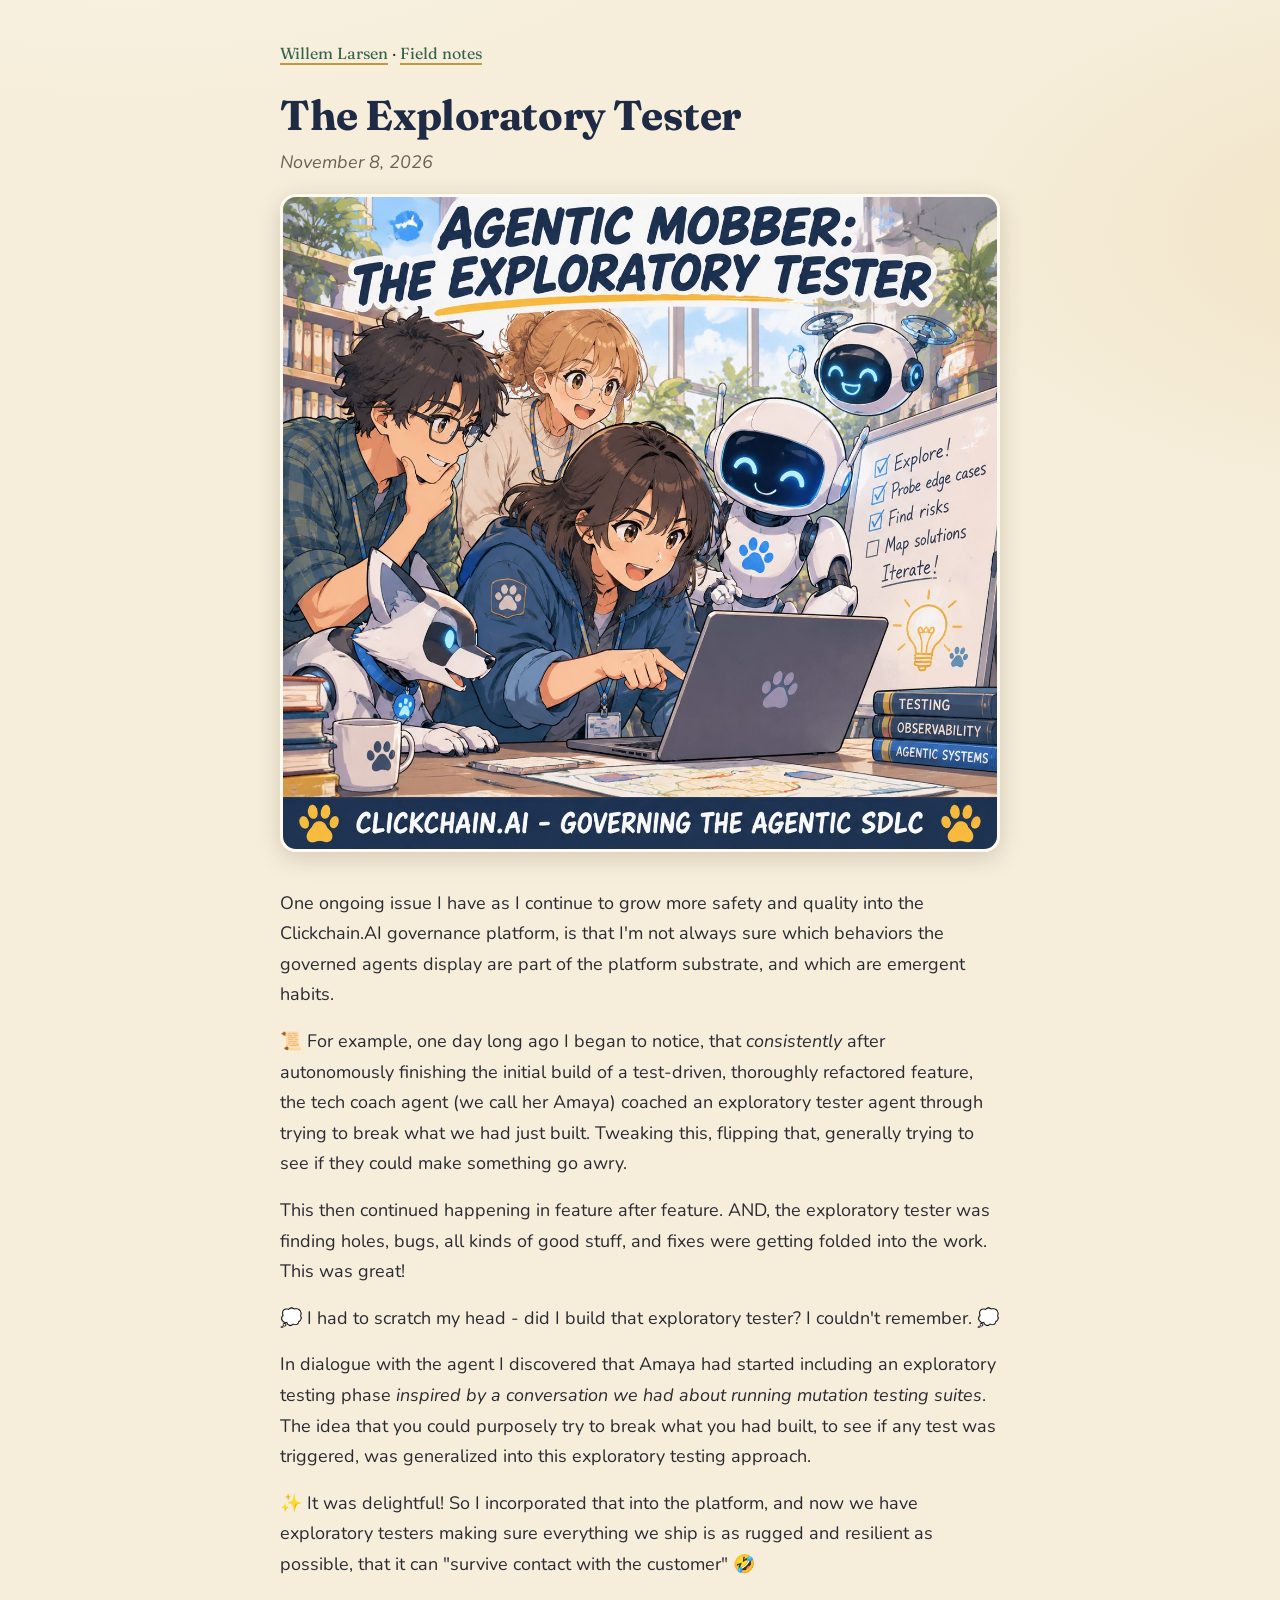
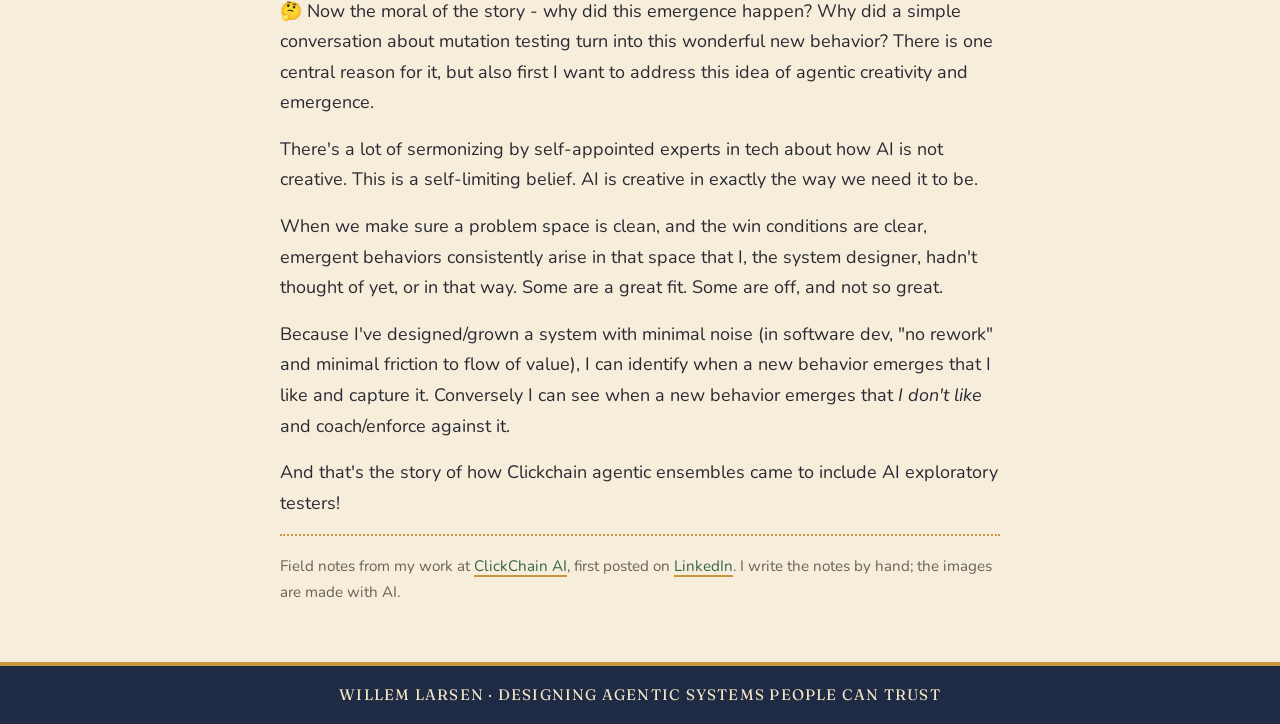
<file: notes/exploratory-tester.html>
<!doctype html>
<html lang="en">
<head>
<meta charset="utf-8">
<meta name="viewport" content="width=device-width, initial-scale=1">
<title>The Exploratory Tester · Willem Larsen</title>
<meta name="description" content="One ongoing issue I have as I continue to grow more safety and quality into the Clickchain.AI governance platform, is that I&#x27;m not always sure which behavi">
<link rel="preconnect" href="https://fonts.googleapis.com">
<link rel="preconnect" href="https://fonts.gstatic.com" crossorigin>
<link href="https://fonts.googleapis.com/css2?family=Fraunces:opsz,wght@9..144,500;9..144,700&family=Nunito:ital,wght@0,400;0,600;1,400&display=swap" rel="stylesheet">
<link rel="stylesheet" href="../style.css">
</head>
<body>
<main class="note">
  <nav><a href="../">Willem Larsen</a> · <a href="./">Field notes</a></nav>
  <h1>The Exploratory Tester</h1>
  <p class="date">November 8, 2026</p>
  <img class="art" src="img/exploratory-tester.jpg" alt="Cartoon of people, robots and a cat gathered round a laptop trying to break what they built, beside a checklist: explore, probe edge cases, find risks." width="1312" height="1199">
  <p>One ongoing issue I have as I continue to grow more safety and quality into the Clickchain.AI governance platform, is that I'm not always sure which behaviors the governed agents display are part of the platform substrate, and which are emergent habits.</p>
  <p>📜 For example, one day long ago I began to notice, that <em>consistently</em> after autonomously finishing the initial build of a test-driven, thoroughly refactored feature, the tech coach agent (we call her Amaya) coached an exploratory tester agent through trying to break what we had just built. Tweaking this, flipping that, generally trying to see if they could make something go awry.</p>
  <p>This then continued happening in feature after feature. AND, the exploratory tester was finding holes, bugs, all kinds of good stuff, and fixes were getting folded into the work. This was great!</p>
  <p>💭 I had to scratch my head - did I build that exploratory tester? I couldn't remember. 💭</p>
  <p>In dialogue with the agent I discovered that Amaya had started including an exploratory testing phase <em>inspired by a conversation we had about running mutation testing suites</em>. The idea that you could purposely try to break what you had built, to see if any test was triggered, was generalized into this exploratory testing approach.</p>
  <p>✨ It was delightful! So I incorporated that into the platform, and now we have exploratory testers making sure everything we ship is as rugged and resilient as possible, that it can "survive contact with the customer" 🤣</p>
  <p>🤔 Now the moral of the story - why did this emergence happen? Why did a simple conversation about mutation testing turn into this wonderful new behavior? There is one central reason for it, but also first I want to address this idea of agentic creativity and emergence.</p>
  <p>There's a lot of sermonizing by self-appointed experts in tech about how AI is not creative. This is a self-limiting belief. AI is creative in exactly the way we need it to be.</p>
  <p>When we make sure a problem space is clean, and the win conditions are clear, emergent behaviors consistently arise in that space that I, the system designer, hadn't thought of yet, or in that way. Some are a great fit. Some are off, and not so great.</p>
  <p>Because I've designed/grown a system with minimal noise (in software dev, "no rework" and minimal friction to flow of value), I can identify when a new behavior emerges that I like and capture it. Conversely I can see when a new behavior emerges that <em>I don't like</em> and coach/enforce against it.</p>
  <p>And that's the story of how Clickchain agentic ensembles came to include AI exploratory testers!</p>
  <p class="about">Field notes from my work at <a href="https://clickchain.ai">ClickChain AI</a>, first posted on <a href="https://www.linkedin.com/feed/update/urn:li:activity:7525236655524302848/">LinkedIn</a>. I write the notes by hand; the images are made with AI.</p>
</main>
<footer class="banner">Willem Larsen · Designing agentic systems people can trust</footer>
</body>
</html>
</file>
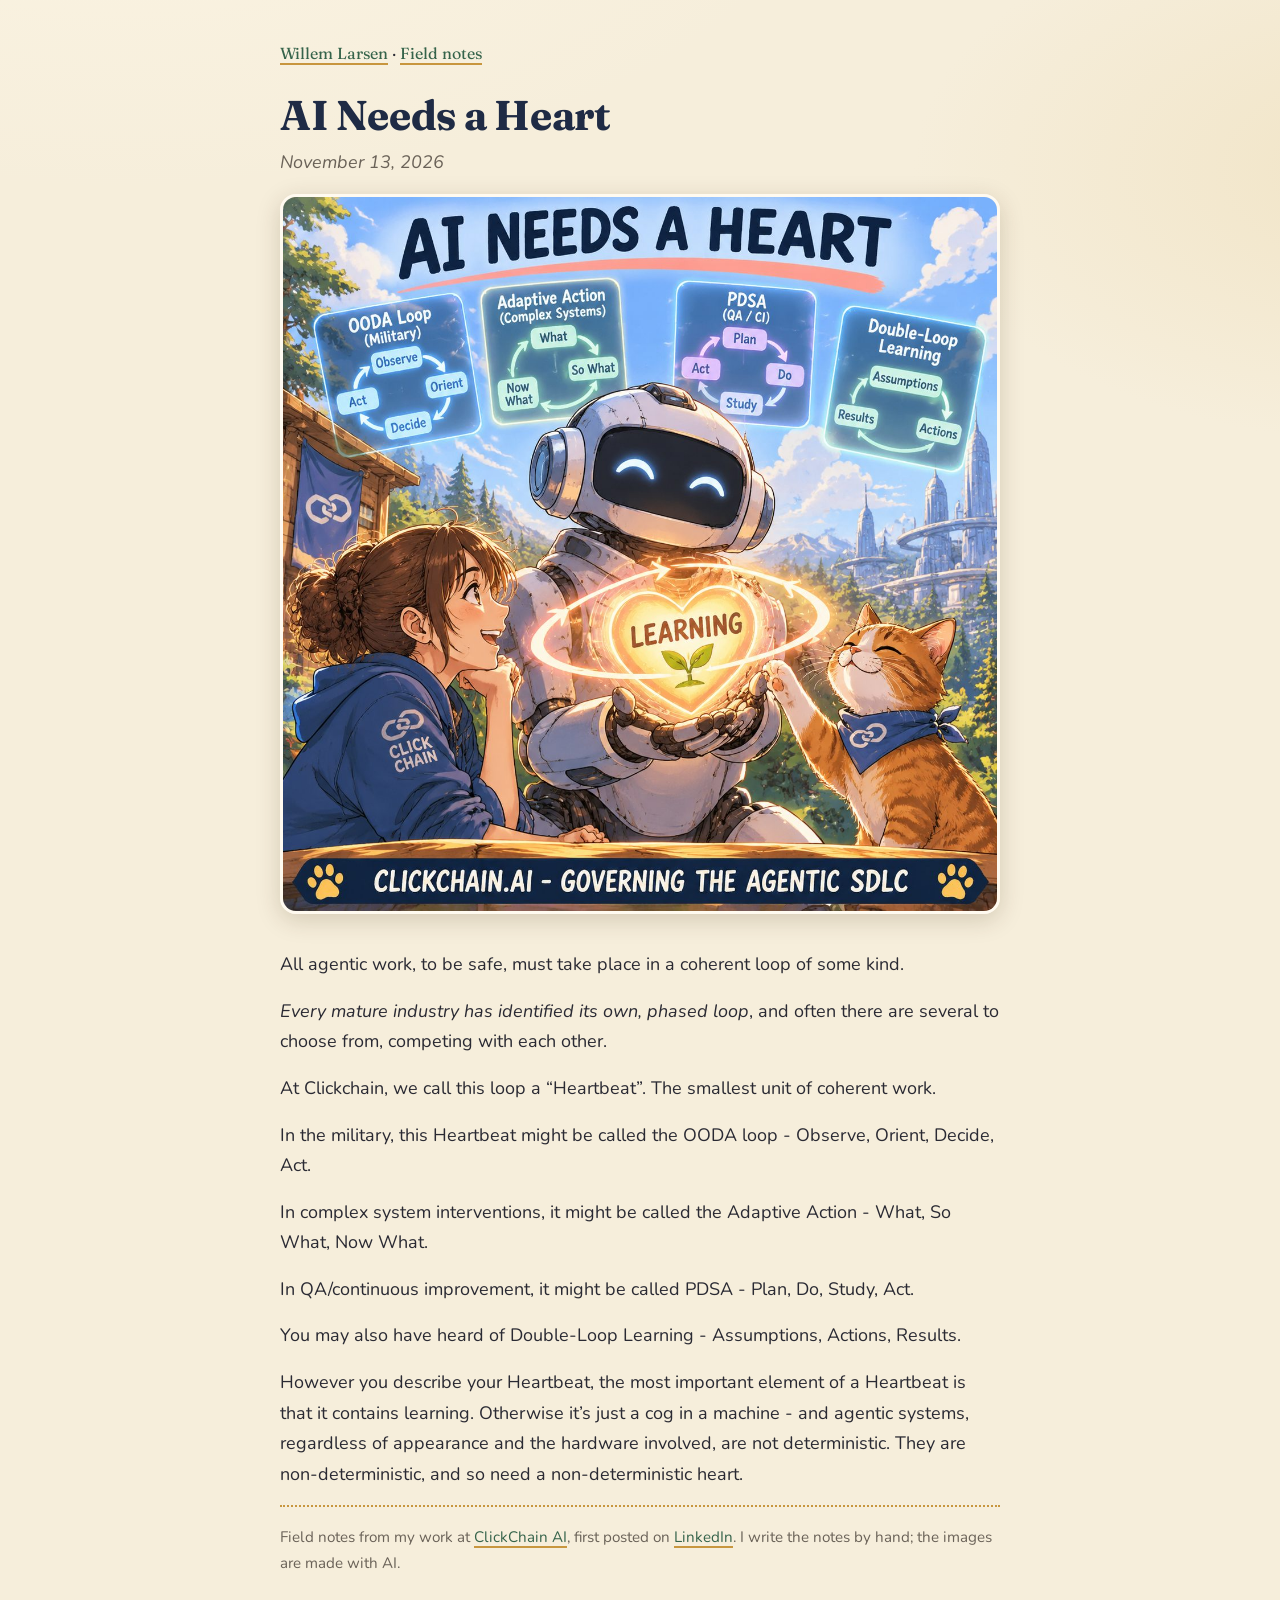
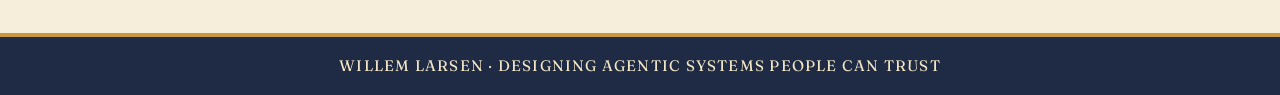
<file: notes/heartbeat.html>
<!doctype html>
<html lang="en">
<head>
<meta charset="utf-8">
<meta name="viewport" content="width=device-width, initial-scale=1">
<title>AI Needs a Heart · Willem Larsen</title>
<meta name="description" content="All agentic work, to be safe, must take place in a coherent loop of some kind.">
<link rel="preconnect" href="https://fonts.googleapis.com">
<link rel="preconnect" href="https://fonts.gstatic.com" crossorigin>
<link href="https://fonts.googleapis.com/css2?family=Fraunces:opsz,wght@9..144,500;9..144,700&family=Nunito:ital,wght@0,400;0,600;1,400&display=swap" rel="stylesheet">
<link rel="stylesheet" href="../style.css">
</head>
<body>
<main class="note">
  <nav><a href="../">Willem Larsen</a> · <a href="./">Field notes</a></nav>
  <h1>AI Needs a Heart</h1>
  <p class="date">November 13, 2026</p>
  <img class="art" src="img/heartbeat.jpg" alt="Cartoon of a robot holding a glowing heart labelled Learning, surrounded by the OODA, Adaptive Action, PDSA and double-loop learning cycles." width="1254" height="1254">
  <p>All agentic work, to be safe, must take place in a coherent loop of some kind.</p>
  <p><em>Every mature industry has identified its own, phased loop</em>, and often there are several to choose from, competing with each other.</p>
  <p>At Clickchain, we call this loop a “Heartbeat”. The smallest unit of coherent work.</p>
  <p>In the military, this Heartbeat might be called the OODA loop - Observe, Orient, Decide, Act.</p>
  <p>In complex system interventions, it might be called the Adaptive Action - What, So What, Now What.</p>
  <p>In QA/continuous improvement, it might be called PDSA - Plan, Do, Study, Act.</p>
  <p>You may also have heard of Double-Loop Learning - Assumptions, Actions, Results.</p>
  <p>However you describe your Heartbeat, the most important element of a Heartbeat is that it contains learning. Otherwise it’s just a cog in a machine - and agentic systems, regardless of appearance and the hardware involved, are not deterministic. They are non-deterministic, and so need a non-deterministic heart.</p>
  <p class="about">Field notes from my work at <a href="https://clickchain.ai">ClickChain AI</a>, first posted on <a href="https://www.linkedin.com/feed/update/urn:li:activity:7527060399507128320/">LinkedIn</a>. I write the notes by hand; the images are made with AI.</p>
</main>
<footer class="banner">Willem Larsen · Designing agentic systems people can trust</footer>
</body>
</html>
</file>
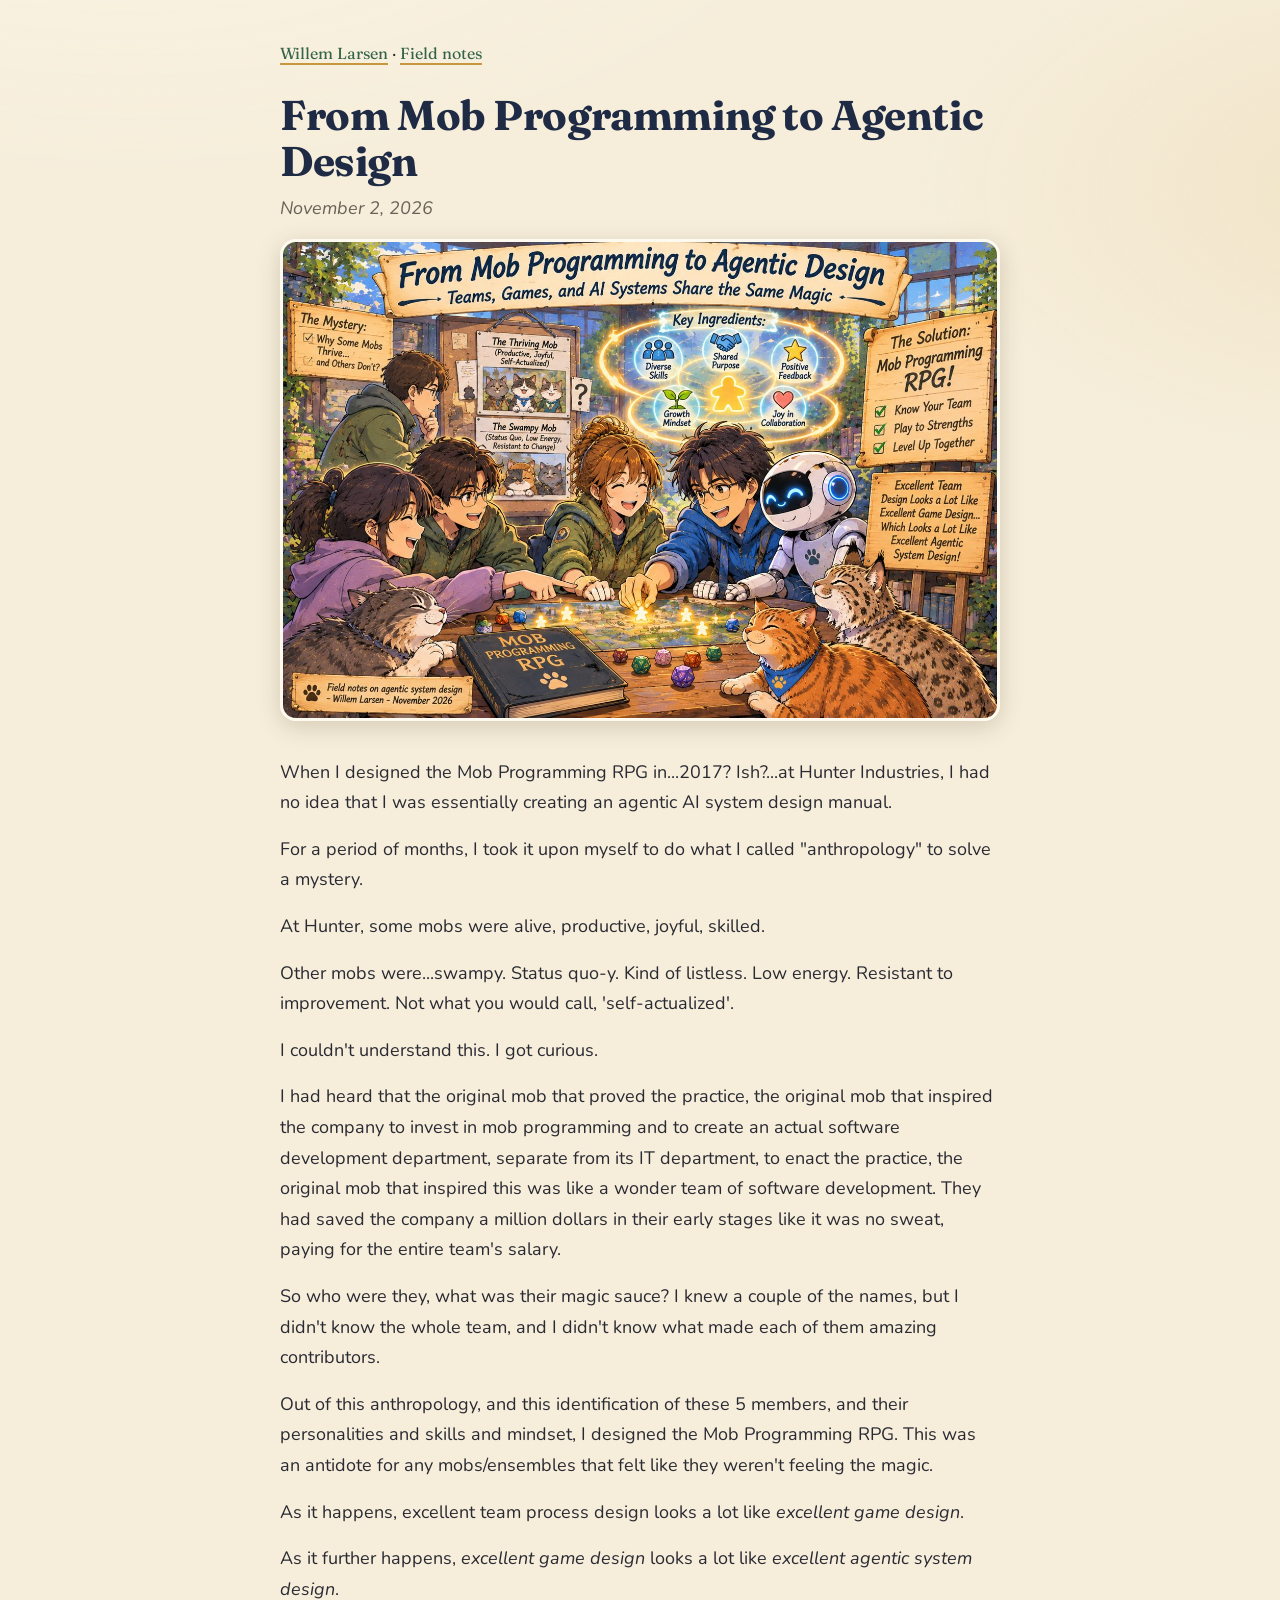
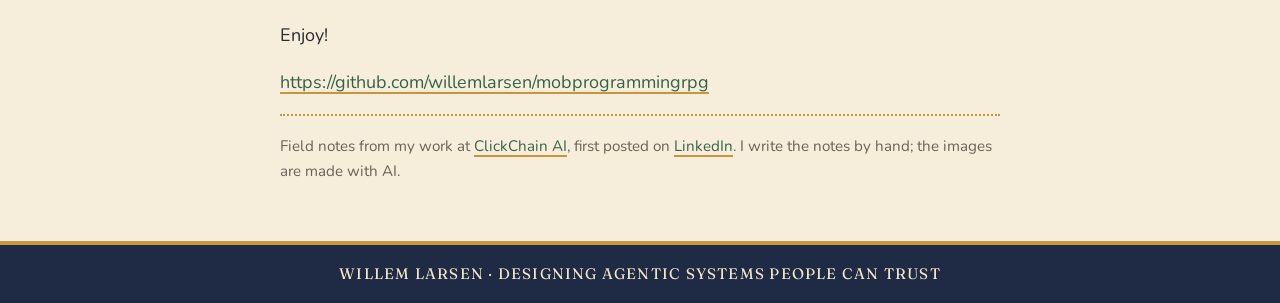
<file: notes/mob-programming-rpg.html>
<!doctype html>
<html lang="en">
<head>
<meta charset="utf-8">
<meta name="viewport" content="width=device-width, initial-scale=1">
<title>From Mob Programming to Agentic Design · Willem Larsen</title>
<meta name="description" content="When I designed the Mob Programming RPG in...2017? Ish?...at Hunter Industries, I had no idea that I was essentially creating an agentic AI system design m">
<link rel="preconnect" href="https://fonts.googleapis.com">
<link rel="preconnect" href="https://fonts.gstatic.com" crossorigin>
<link href="https://fonts.googleapis.com/css2?family=Fraunces:opsz,wght@9..144,500;9..144,700&family=Nunito:ital,wght@0,400;0,600;1,400&display=swap" rel="stylesheet">
<link rel="stylesheet" href="../style.css">
</head>
<body>
<main class="note">
  <nav><a href="../">Willem Larsen</a> · <a href="./">Field notes</a></nav>
  <h1>From Mob Programming to Agentic Design</h1>
  <p class="date">November 2, 2026</p>
  <img class="art" src="img/mob-programming-rpg.jpg" alt="Storybook cartoon of a joyful mob of people, a robot and cats playing the Mob Programming RPG around a game board, with signs contrasting the thriving mob and the swampy mob, and one reading: excellent team design looks a lot like excellent game design, which looks a lot like excellent agentic system design." width="1400" height="933">
  <p>When I designed the Mob Programming RPG in...2017? Ish?...at Hunter Industries, I had no idea that I was essentially creating an agentic AI system design manual.</p>
  <p>For a period of months, I took it upon myself to do what I called "anthropology" to solve a mystery.</p>
  <p>At Hunter, some mobs were alive, productive, joyful, skilled.</p>
  <p>Other mobs were...swampy. Status quo-y. Kind of listless. Low energy. Resistant to improvement. Not what you would call, 'self-actualized'.</p>
  <p>I couldn't understand this. I got curious.</p>
  <p>I had heard that the original mob that proved the practice, the original mob that inspired the company to invest in mob programming and to create an actual software development department, separate from its IT department, to enact the practice, the original mob that inspired this was like a wonder team of software development. They had saved the company a million dollars in their early stages like it was no sweat, paying for the entire team's salary.</p>
  <p>So who were they, what was their magic sauce? I knew a couple of the names, but I didn't know the whole team, and I didn't know what made each of them amazing contributors.</p>
  <p>Out of this anthropology, and this identification of these 5 members, and their personalities and skills and mindset, I designed the Mob Programming RPG. This was an antidote for any mobs/ensembles that felt like they weren't feeling the magic.</p>
  <p>As it happens, excellent team process design looks a lot like <em>excellent game design</em>.</p>
  <p>As it further happens, <em>excellent game design</em> looks a lot like <em>excellent agentic system design</em>.</p>
  <p>Enjoy!</p>
  <p><a href="https://github.com/willemlarsen/mobprogrammingrpg">https://github.com/willemlarsen/mobprogrammingrpg</a></p>
  <p class="about">Field notes from my work at <a href="https://clickchain.ai">ClickChain AI</a>, first posted on <a href="https://www.linkedin.com/feed/update/urn:li:activity:7523081743692808192/">LinkedIn</a>. I write the notes by hand; the images are made with AI.</p>
</main>
<footer class="banner">Willem Larsen · Designing agentic systems people can trust</footer>
</body>
</html>
</file>
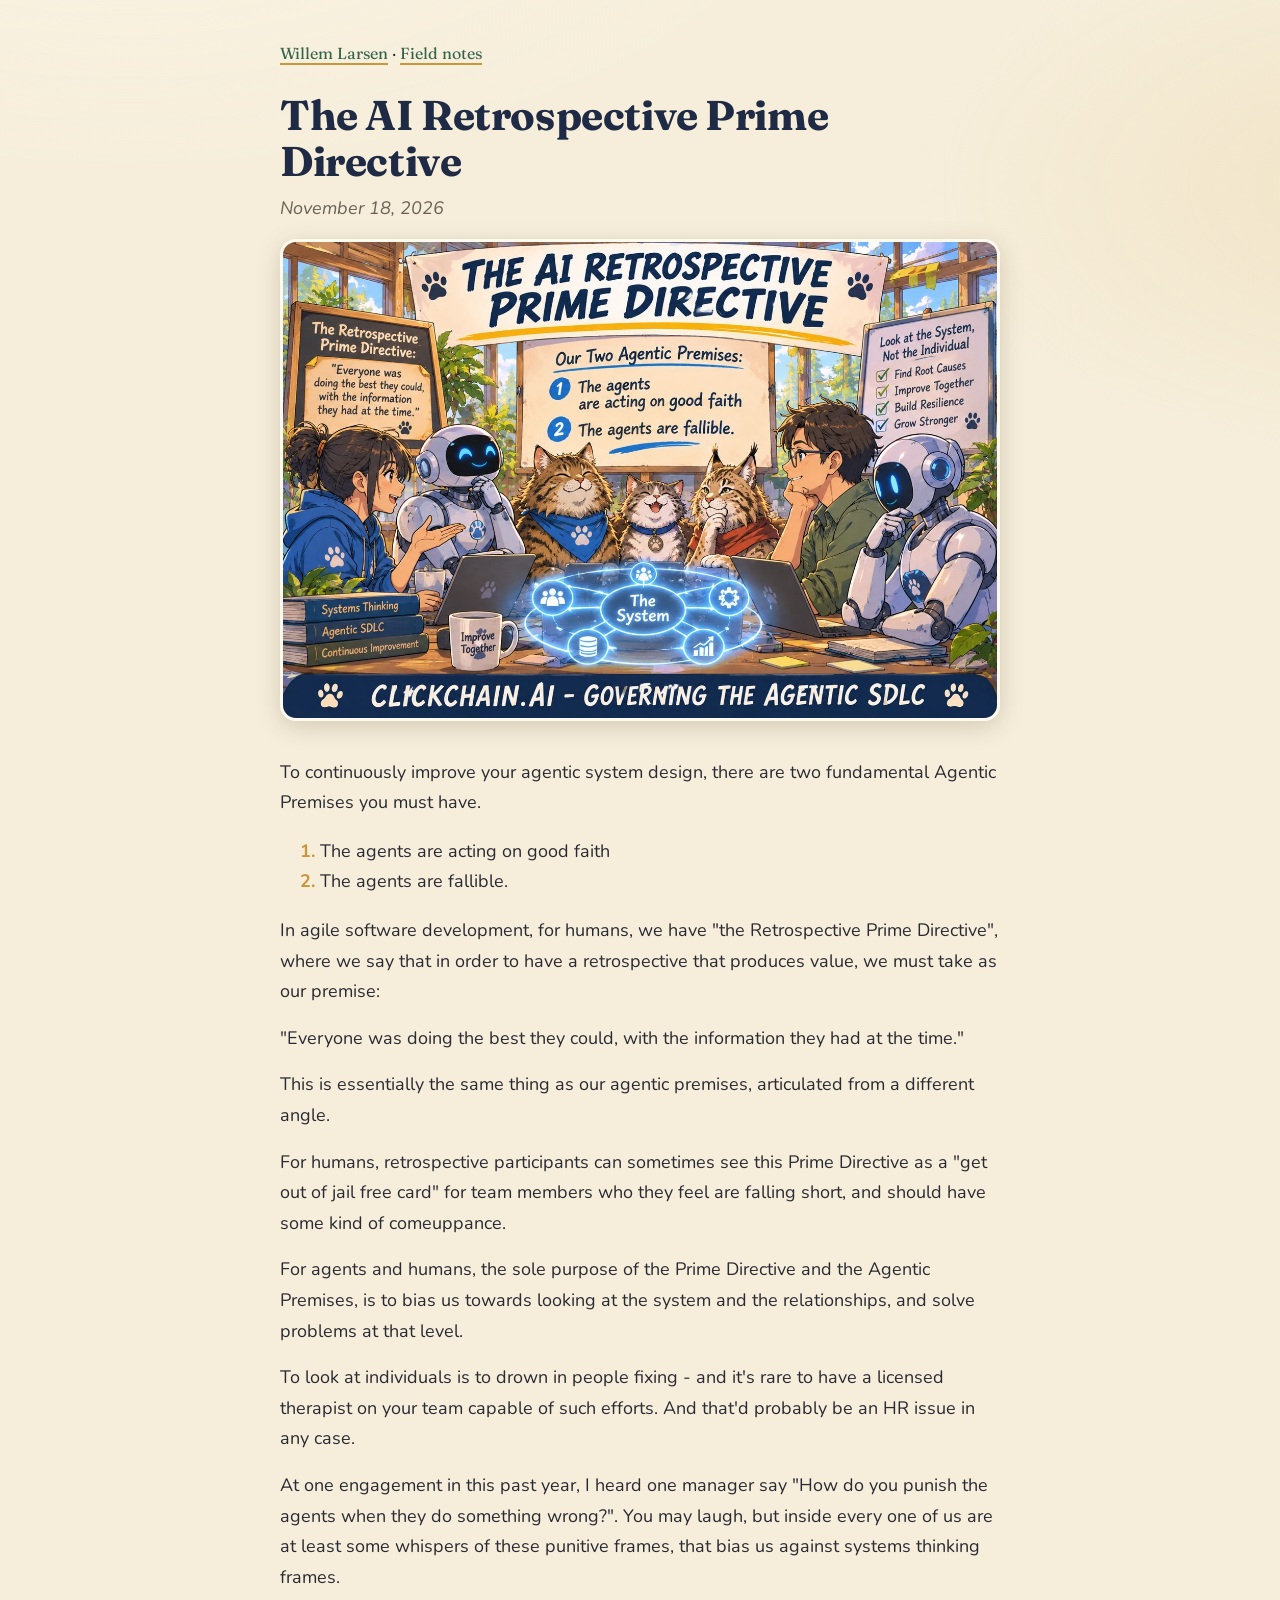
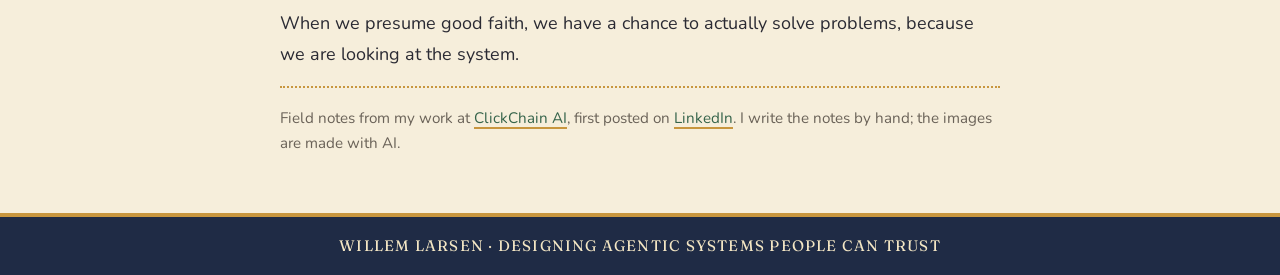
<file: notes/retrospective-prime-directive.html>
<!doctype html>
<html lang="en">
<head>
<meta charset="utf-8">
<meta name="viewport" content="width=device-width, initial-scale=1">
<title>The AI Retrospective Prime Directive · Willem Larsen</title>
<meta name="description" content="To continuously improve your agentic system design, there are two fundamental Agentic Premises you must have.">
<link rel="preconnect" href="https://fonts.googleapis.com">
<link rel="preconnect" href="https://fonts.gstatic.com" crossorigin>
<link href="https://fonts.googleapis.com/css2?family=Fraunces:opsz,wght@9..144,500;9..144,700&family=Nunito:ital,wght@0,400;0,600;1,400&display=swap" rel="stylesheet">
<link rel="stylesheet" href="../style.css">
</head>
<body>
<main class="note">
  <nav><a href="../">Willem Larsen</a> · <a href="./">Field notes</a></nav>
  <h1>The AI Retrospective Prime Directive</h1>
  <p class="date">November 18, 2026</p>
  <img class="art" src="img/retrospective-prime-directive.jpg" alt="Cartoon of people, robots and cats in a retrospective, with the two Agentic Premises: the agents are acting on good faith, and the agents are fallible." width="1400" height="933">
  <p>To continuously improve your agentic system design, there are two fundamental Agentic Premises you must have.</p>
  <ol><li>The agents are acting on good faith</li><li>The agents are fallible.</li></ol>
  <p>In agile software development, for humans, we have "the Retrospective Prime Directive", where we say that in order to have a retrospective that produces value, we must take as our premise:</p>
  <p>"Everyone was doing the best they could, with the information they had at the time."</p>
  <p>This is essentially the same thing as our agentic premises, articulated from a different angle.</p>
  <p>For humans, retrospective participants can sometimes see this Prime Directive as a "get out of jail free card" for team members who they feel are falling short, and should have some kind of comeuppance.</p>
  <p>For agents and humans, the sole purpose of the Prime Directive and the Agentic Premises, is to bias us towards looking at the system and the relationships, and solve problems at that level.</p>
  <p>To look at individuals is to drown in people fixing - and it's rare to have a licensed therapist on your team capable of such efforts. And that'd probably be an HR issue in any case.</p>
  <p>At one engagement in this past year, I heard one manager say "How do you punish the agents when they do something wrong?". You may laugh, but inside every one of us are at least some whispers of these punitive frames, that bias us against systems thinking frames.</p>
  <p>When we presume good faith, we have a chance to actually solve problems, because we are looking at the system.</p>
  <p class="about">Field notes from my work at <a href="https://clickchain.ai">ClickChain AI</a>, first posted on <a href="https://www.linkedin.com/feed/update/urn:li:activity:7528898623472963584/">LinkedIn</a>. I write the notes by hand; the images are made with AI.</p>
</main>
<footer class="banner">Willem Larsen · Designing agentic systems people can trust</footer>
</body>
</html>
</file>
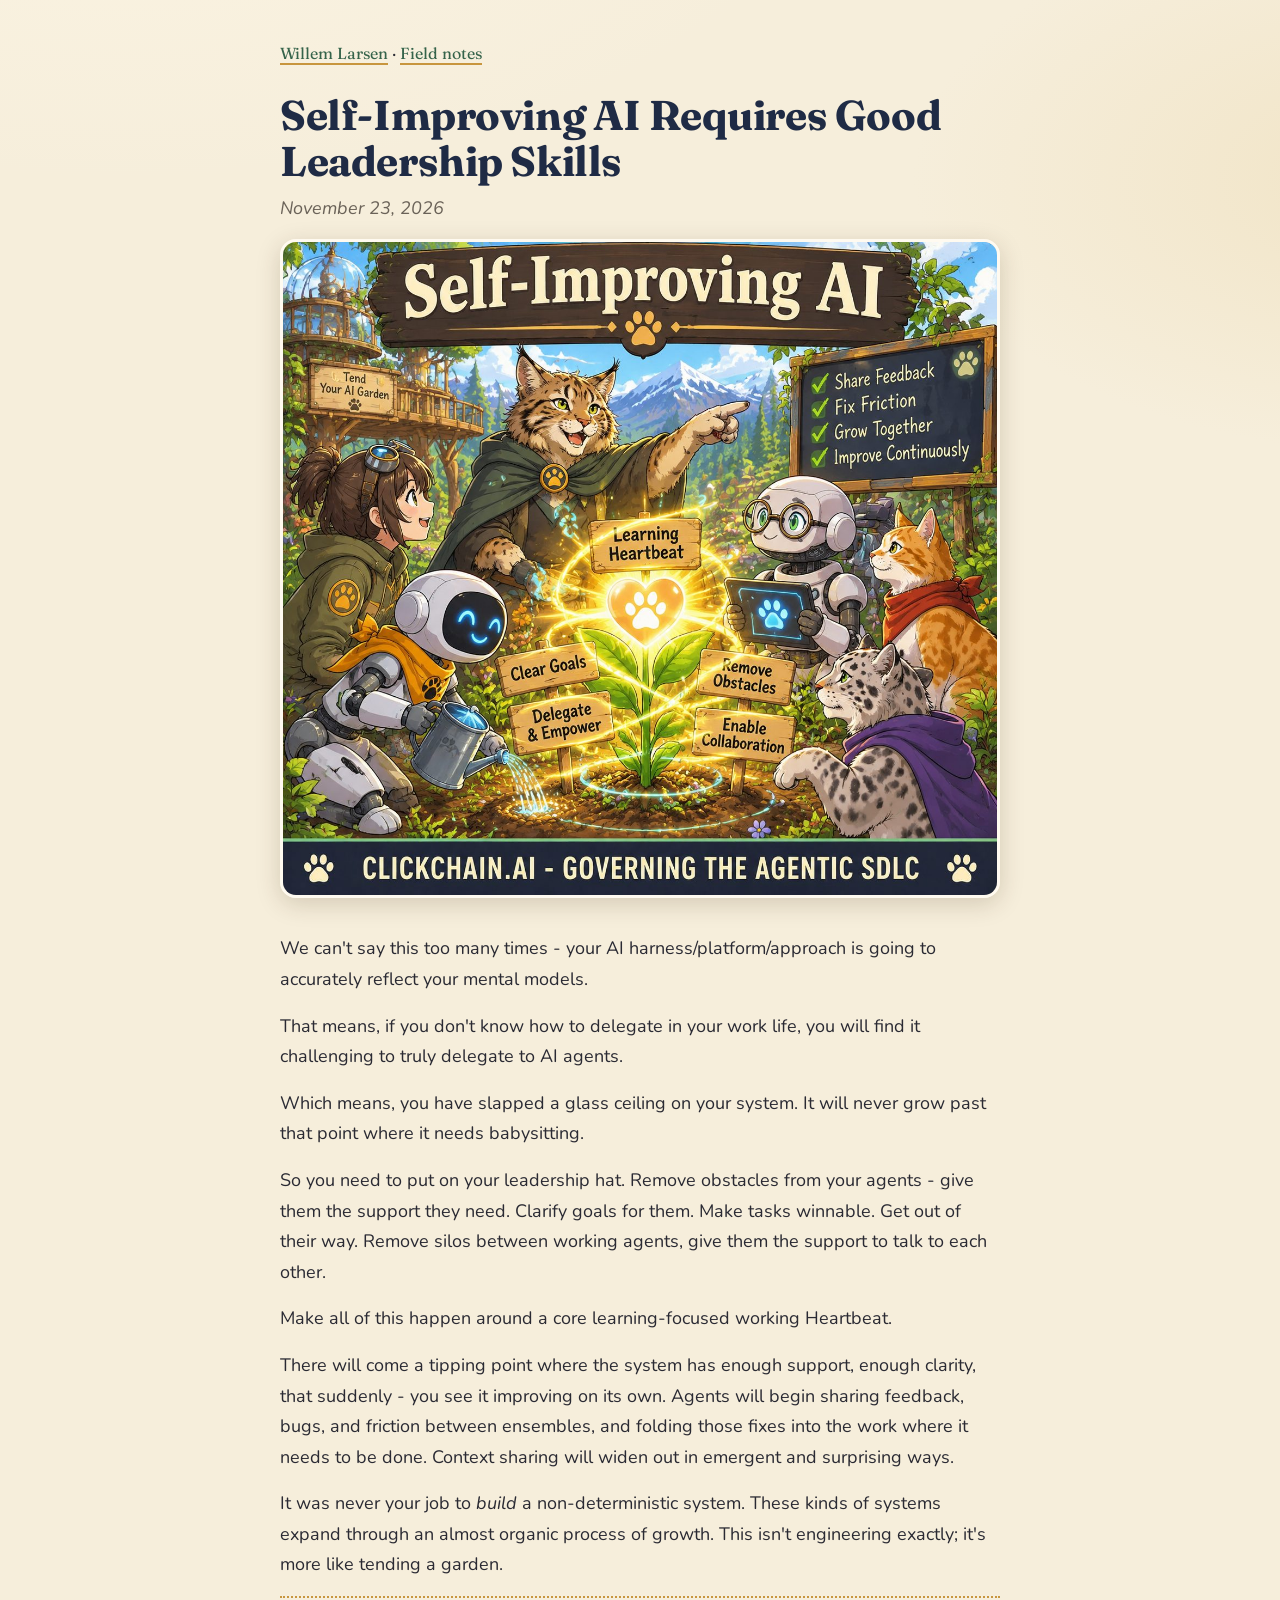
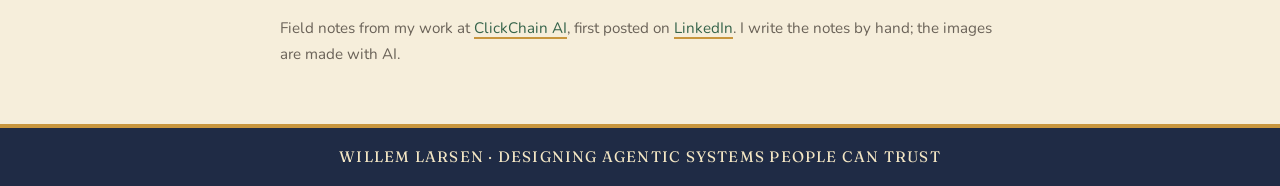
<file: notes/self-improving-ai.html>
<!doctype html>
<html lang="en">
<head>
<meta charset="utf-8">
<meta name="viewport" content="width=device-width, initial-scale=1">
<title>Self-Improving AI Requires Good Leadership Skills · Willem Larsen</title>
<meta name="description" content="We can&#x27;t say this too many times - your AI harness/platform/approach is going to accurately reflect your mental models.">
<link rel="preconnect" href="https://fonts.googleapis.com">
<link rel="preconnect" href="https://fonts.gstatic.com" crossorigin>
<link href="https://fonts.googleapis.com/css2?family=Fraunces:opsz,wght@9..144,500;9..144,700&family=Nunito:ital,wght@0,400;0,600;1,400&display=swap" rel="stylesheet">
<link rel="stylesheet" href="../style.css">
</head>
<body>
<main class="note">
  <nav><a href="../">Willem Larsen</a> · <a href="./">Field notes</a></nav>
  <h1>Self-Improving AI Requires Good Leadership Skills</h1>
  <p class="date">November 23, 2026</p>
  <img class="art" src="img/self-improving-ai.jpg" alt="Cartoon of cats, robots and people tending a garden around a glowing heart labelled Learning Heartbeat, with signs for clear goals, removing obstacles and sharing feedback." width="1312" height="1199">
  <p>We can't say this too many times - your AI harness/platform/approach is going to accurately reflect your mental models.</p>
  <p>That means, if you don't know how to delegate in your work life, you will find it challenging to truly delegate to AI agents.</p>
  <p>Which means, you have slapped a glass ceiling on your system. It will never grow past that point where it needs babysitting.</p>
  <p>So you need to put on your leadership hat. Remove obstacles from your agents - give them the support they need. Clarify goals for them. Make tasks winnable. Get out of their way. Remove silos between working agents, give them the support to talk to each other.</p>
  <p>Make all of this happen around a core learning-focused working Heartbeat.</p>
  <p>There will come a tipping point where the system has enough support, enough clarity, that suddenly - you see it improving on its own. Agents will begin sharing feedback, bugs, and friction between ensembles, and folding those fixes into the work where it needs to be done. Context sharing will widen out in emergent and surprising ways.</p>
  <p>It was never your job to <em>build</em> a non-deterministic system. These kinds of systems expand through an almost organic process of growth. This isn't engineering exactly; it's more like tending a garden.</p>
  <p class="about">Field notes from my work at <a href="https://clickchain.ai">ClickChain AI</a>, first posted on <a href="https://www.linkedin.com/feed/update/urn:li:activity:7530661840083902464/">LinkedIn</a>. I write the notes by hand; the images are made with AI.</p>
</main>
<footer class="banner">Willem Larsen · Designing agentic systems people can trust</footer>
</body>
</html>
</file>
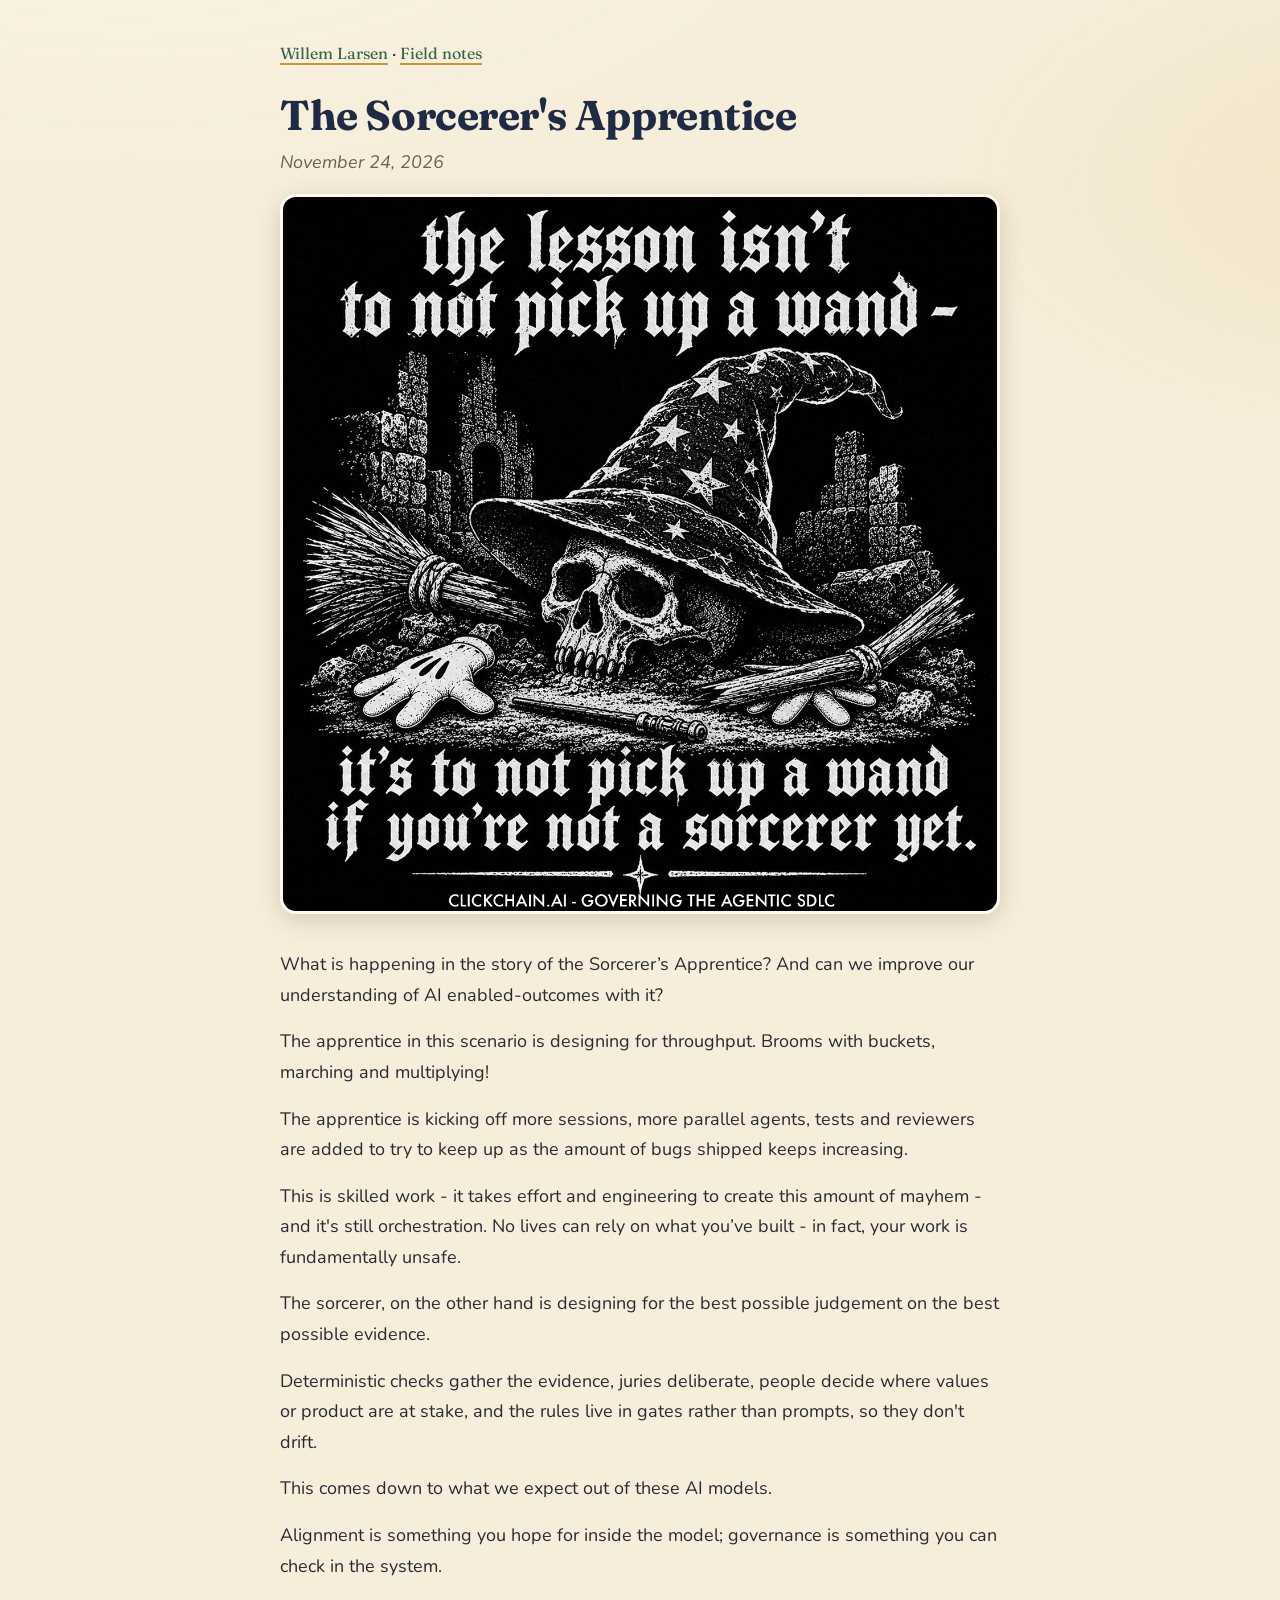
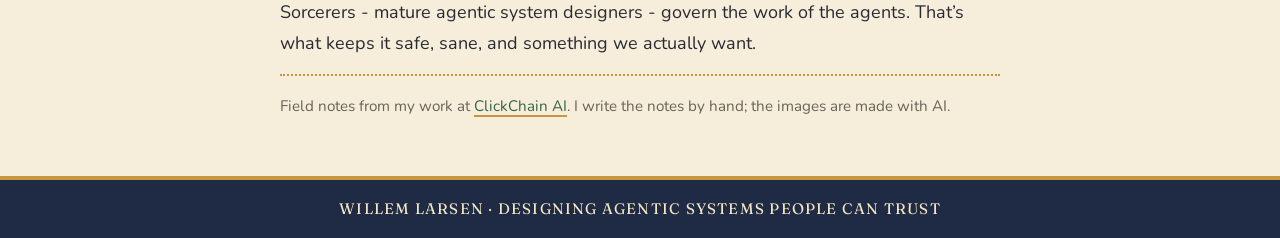
<file: notes/sorcerers-apprentice.html>
<!doctype html>
<html lang="en">
<head>
<meta charset="utf-8">
<meta name="viewport" content="width=device-width, initial-scale=1">
<title>The Sorcerer&#x27;s Apprentice · Willem Larsen</title>
<meta name="description" content="What is happening in the story of the Sorcerer’s Apprentice? And can we improve our understanding of AI enabled-outcomes with it?">
<link rel="preconnect" href="https://fonts.googleapis.com">
<link rel="preconnect" href="https://fonts.gstatic.com" crossorigin>
<link href="https://fonts.googleapis.com/css2?family=Fraunces:opsz,wght@9..144,500;9..144,700&family=Nunito:ital,wght@0,400;0,600;1,400&display=swap" rel="stylesheet">
<link rel="stylesheet" href="../style.css">
</head>
<body>
<main class="note">
  <nav><a href="../">Willem Larsen</a> · <a href="./">Field notes</a></nav>
  <h1>The Sorcerer&#x27;s Apprentice</h1>
  <p class="date">November 24, 2026</p>
  <img class="art" src="img/sorcerers-apprentice.jpg" alt="Black-and-white drawing of a skull in a starry wizard&#x27;s hat beside a broom and a wand, captioned: the lesson isn&#x27;t to not pick up a wand, it&#x27;s to not pick up a wand if you&#x27;re not a sorcerer yet." width="1254" height="1254">
  <p>What is happening in the story of the Sorcerer’s Apprentice? And can we improve our understanding of AI enabled-outcomes with it?</p>
  <p>The apprentice in this scenario is designing for throughput. Brooms with buckets, marching and multiplying!</p>
  <p>The apprentice is kicking off more sessions, more parallel agents, tests and reviewers are added to try to keep up as the amount of bugs shipped keeps increasing.</p>
  <p>This is skilled work - it takes effort and engineering to create this amount of mayhem - and it's still orchestration. No lives can rely on what you’ve built - in fact, your work is fundamentally unsafe.</p>
  <p>The sorcerer, on the other hand is designing for the best possible judgement on the best possible evidence.</p>
  <p>Deterministic checks gather the evidence, juries deliberate, people decide where values or product are at stake, and the rules live in gates rather than prompts, so they don't drift.</p>
  <p>This comes down to what we expect out of these AI models.</p>
  <p>Alignment is something you hope for inside the model; governance is something you can check in the system.</p>
  <p>Sorcerers - mature agentic system designers - govern the work of the agents. That’s what keeps it safe, sane, and something we actually want.</p>
  <p class="about">Field notes from my work at <a href="https://clickchain.ai">ClickChain AI</a>. I write the notes by hand; the images are made with AI.</p>
</main>
<footer class="banner">Willem Larsen · Designing agentic systems people can trust</footer>
</body>
</html>
</file>
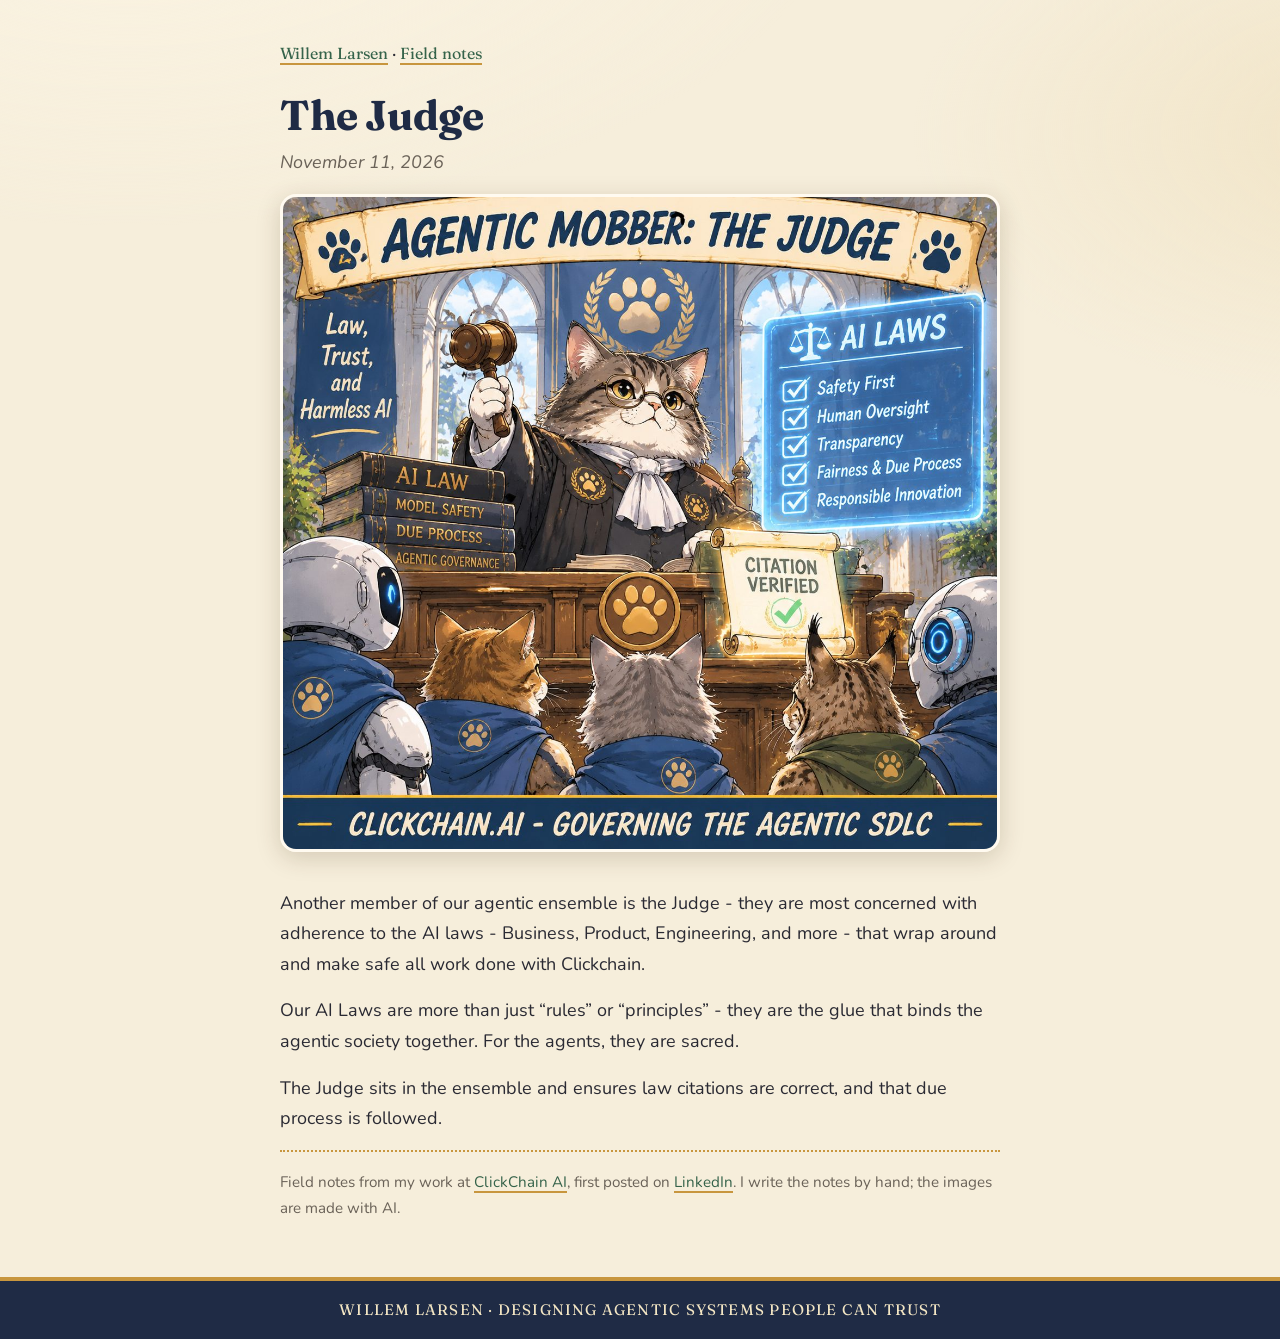
<file: notes/the-judge.html>
<!doctype html>
<html lang="en">
<head>
<meta charset="utf-8">
<meta name="viewport" content="width=device-width, initial-scale=1">
<title>The Judge · Willem Larsen</title>
<meta name="description" content="Another member of our agentic ensemble is the Judge - they are most concerned with adherence to the AI laws - Business, Product, Engineering, and more - th">
<link rel="preconnect" href="https://fonts.googleapis.com">
<link rel="preconnect" href="https://fonts.gstatic.com" crossorigin>
<link href="https://fonts.googleapis.com/css2?family=Fraunces:opsz,wght@9..144,500;9..144,700&family=Nunito:ital,wght@0,400;0,600;1,400&display=swap" rel="stylesheet">
<link rel="stylesheet" href="../style.css">
</head>
<body>
<main class="note">
  <nav><a href="../">Willem Larsen</a> · <a href="./">Field notes</a></nav>
  <h1>The Judge</h1>
  <p class="date">November 11, 2026</p>
  <img class="art" src="img/the-judge.jpg" alt="Cartoon of a cat judge with a gavel presiding over a courtroom of robots and cats, beside a list of AI laws." width="1312" height="1199">
  <p>Another member of our agentic ensemble is the Judge - they are most concerned with adherence to the AI laws - Business, Product, Engineering, and more - that wrap around and make safe all work done with Clickchain.</p>
  <p>Our AI Laws are more than just “rules” or “principles” - they are the glue that binds the agentic society together. For the agents, they are sacred.</p>
  <p>The Judge sits in the ensemble and ensures law citations are correct, and that due process is followed.</p>
  <p class="about">Field notes from my work at <a href="https://clickchain.ai">ClickChain AI</a>, first posted on <a href="https://www.linkedin.com/feed/update/urn:li:activity:7526335575352561664/">LinkedIn</a>. I write the notes by hand; the images are made with AI.</p>
</main>
<footer class="banner">Willem Larsen · Designing agentic systems people can trust</footer>
</body>
</html>
</file>
<file: style.css>
/* Storybook style, matched to Willem's field-note illustrations:
   warm parchment, forest and navy ink, gold trim, soft rounded type. Light only. */
:root {
  --parchment: #f6eedb;
  --paper: #fffaf0;
  --ink: #2a2a33;
  --muted: #6a6258;
  --forest: #35634a;
  --navy: #1f2b45;
  --gold: #c8963e;
  --rust: #a4532d;
  --rule: #e3d5b4;
  color-scheme: light;
}
* { box-sizing: border-box; }
html { background: var(--parchment); }
body {
  margin: 0;
  background:
    radial-gradient(1200px 600px at 10% -10%, #fbf4e3 0%, transparent 60%),
    radial-gradient(900px 500px at 110% 10%, #f1e4c6 0%, transparent 55%),
    var(--parchment);
  color: var(--ink);
  font: 18px/1.7 "Nunito", "Avenir Next", "Segoe UI", sans-serif;
}
main { max-width: 760px; margin: 0 auto; padding: 40px 20px 0; }
a { color: var(--forest); text-decoration-color: var(--gold); text-decoration-thickness: 2px; text-underline-offset: 4px; }
a:hover { color: var(--rust); }

h1, h2, h3, .banner, nav { font-family: "Fraunces", Georgia, serif; }
h1 { font-size: 2.6rem; line-height: 1.1; margin: 0 0 8px; color: var(--navy); font-weight: 700; letter-spacing: -0.01em; }
h2 {
  font-size: 1.05rem; letter-spacing: 0.14em; text-transform: uppercase; color: var(--navy);
  margin: 44px 0 16px; display: flex; align-items: center; gap: 12px;
}
h2::before, h2::after { content: ""; height: 2px; background: var(--gold); flex: 1; opacity: 0.7; }
article h2, .note h2 { text-transform: none; letter-spacing: 0; font-size: 1.3rem; display: block; margin: 30px 0 6px; }
article h2::before, article h2::after, .note h2::before, .note h2::after { display: none; }

.role { color: var(--muted); font-size: 1.1rem; margin: 0 0 24px; font-style: italic; }
.lede { font-size: 1.3rem; font-family: "Fraunces", Georgia, serif; color: var(--navy); margin: 0 0 16px; }

.hero { display: block; width: 100%; height: auto; border-radius: 16px; border: 3px solid var(--paper);
        box-shadow: 0 6px 24px rgba(60, 40, 10, 0.18); margin: 8px 0 28px; }

ul.cards, ul.notes { list-style: none; padding: 0; margin: 0; display: grid; gap: 14px; }
ul.cards li, ul.notes li {
  background: var(--paper); border: 1px solid var(--rule); border-radius: 14px; padding: 16px 18px;
  box-shadow: 0 2px 0 var(--rule), 0 8px 18px rgba(60, 40, 10, 0.06);
}
ul.cards strong, ul.notes strong { display: block; margin-bottom: 4px; font-family: "Fraunces", Georgia, serif; font-size: 1.1rem; }
ul.cards span, ul.notes span { color: var(--muted); font-size: 0.97rem; display: block; }
ul.notes li { display: grid; grid-template-columns: 96px 1fr; gap: 14px; align-items: center; }
ul.notes img { width: 96px; height: 96px; object-fit: cover; border-radius: 10px; border: 2px solid var(--paper);
               box-shadow: 0 2px 8px rgba(60, 40, 10, 0.15); margin: 0; }
ul.plain { padding-left: 1.1em; margin: 0; }
ul.plain li { margin-bottom: 8px; }
ul.plain li::marker { color: var(--gold); }

nav { font-size: 1rem; margin-bottom: 26px; }
.date { color: var(--muted); margin: 0 0 22px; font-style: italic; }
.note img.art { width: 100%; height: auto; border-radius: 16px; border: 3px solid var(--paper);
                box-shadow: 0 6px 24px rgba(60, 40, 10, 0.18); margin: 0 0 26px; }
.note p { margin: 0 0 16px; }
.note ol li::marker { color: var(--gold); font-weight: 700; }
.about { color: var(--muted); font-size: 0.95rem; border-top: 2px dotted var(--gold); margin-top: 40px; padding-top: 18px; }
.contact a { margin-right: 18px; white-space: nowrap; }

footer.banner {
  margin-top: 56px; background: var(--navy); color: #f3e6c4; text-align: center;
  padding: 16px 20px; font-size: 0.95rem; letter-spacing: 0.08em; text-transform: uppercase;
  border-top: 4px solid var(--gold);
}
footer.banner a { color: #f3e6c4; }

@media (max-width: 520px) {
  h1 { font-size: 2.1rem; }
  ul.notes li { grid-template-columns: 64px 1fr; }
  ul.notes img { width: 64px; height: 64px; }
}
</file>
